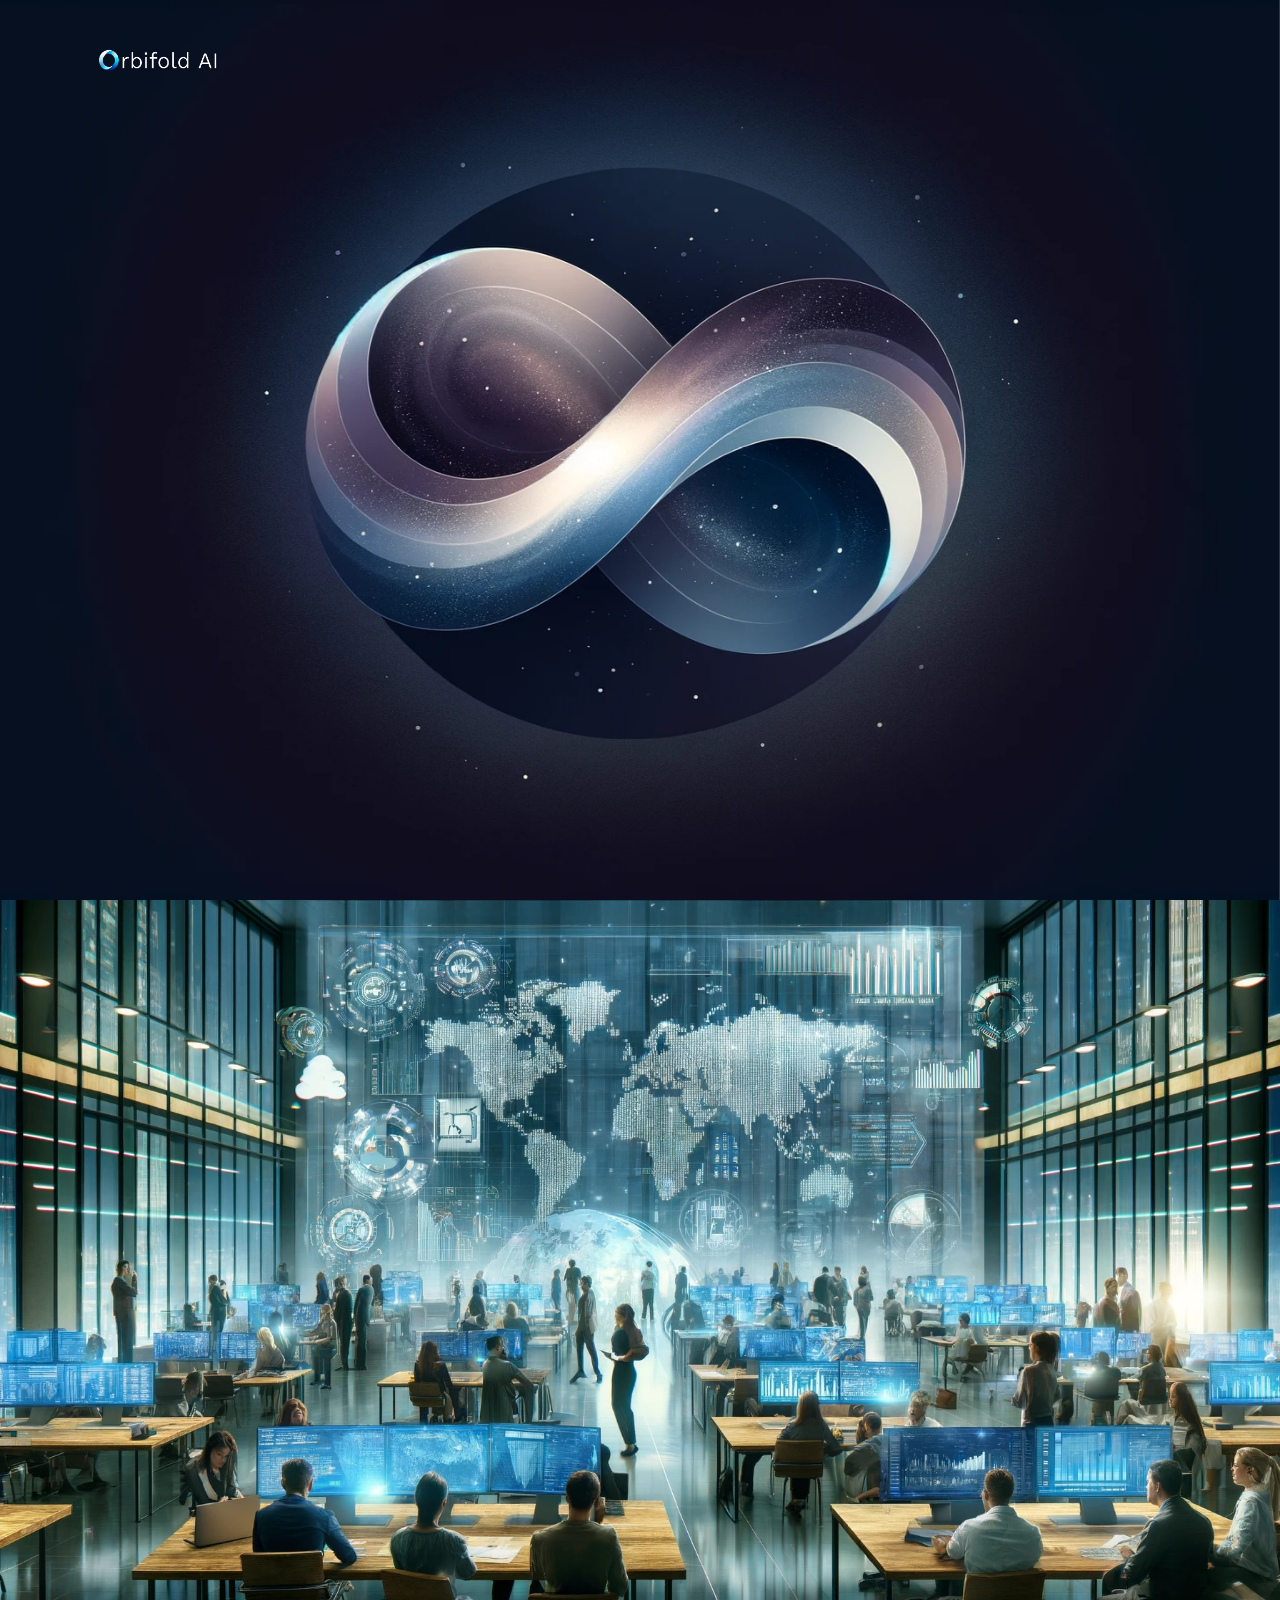
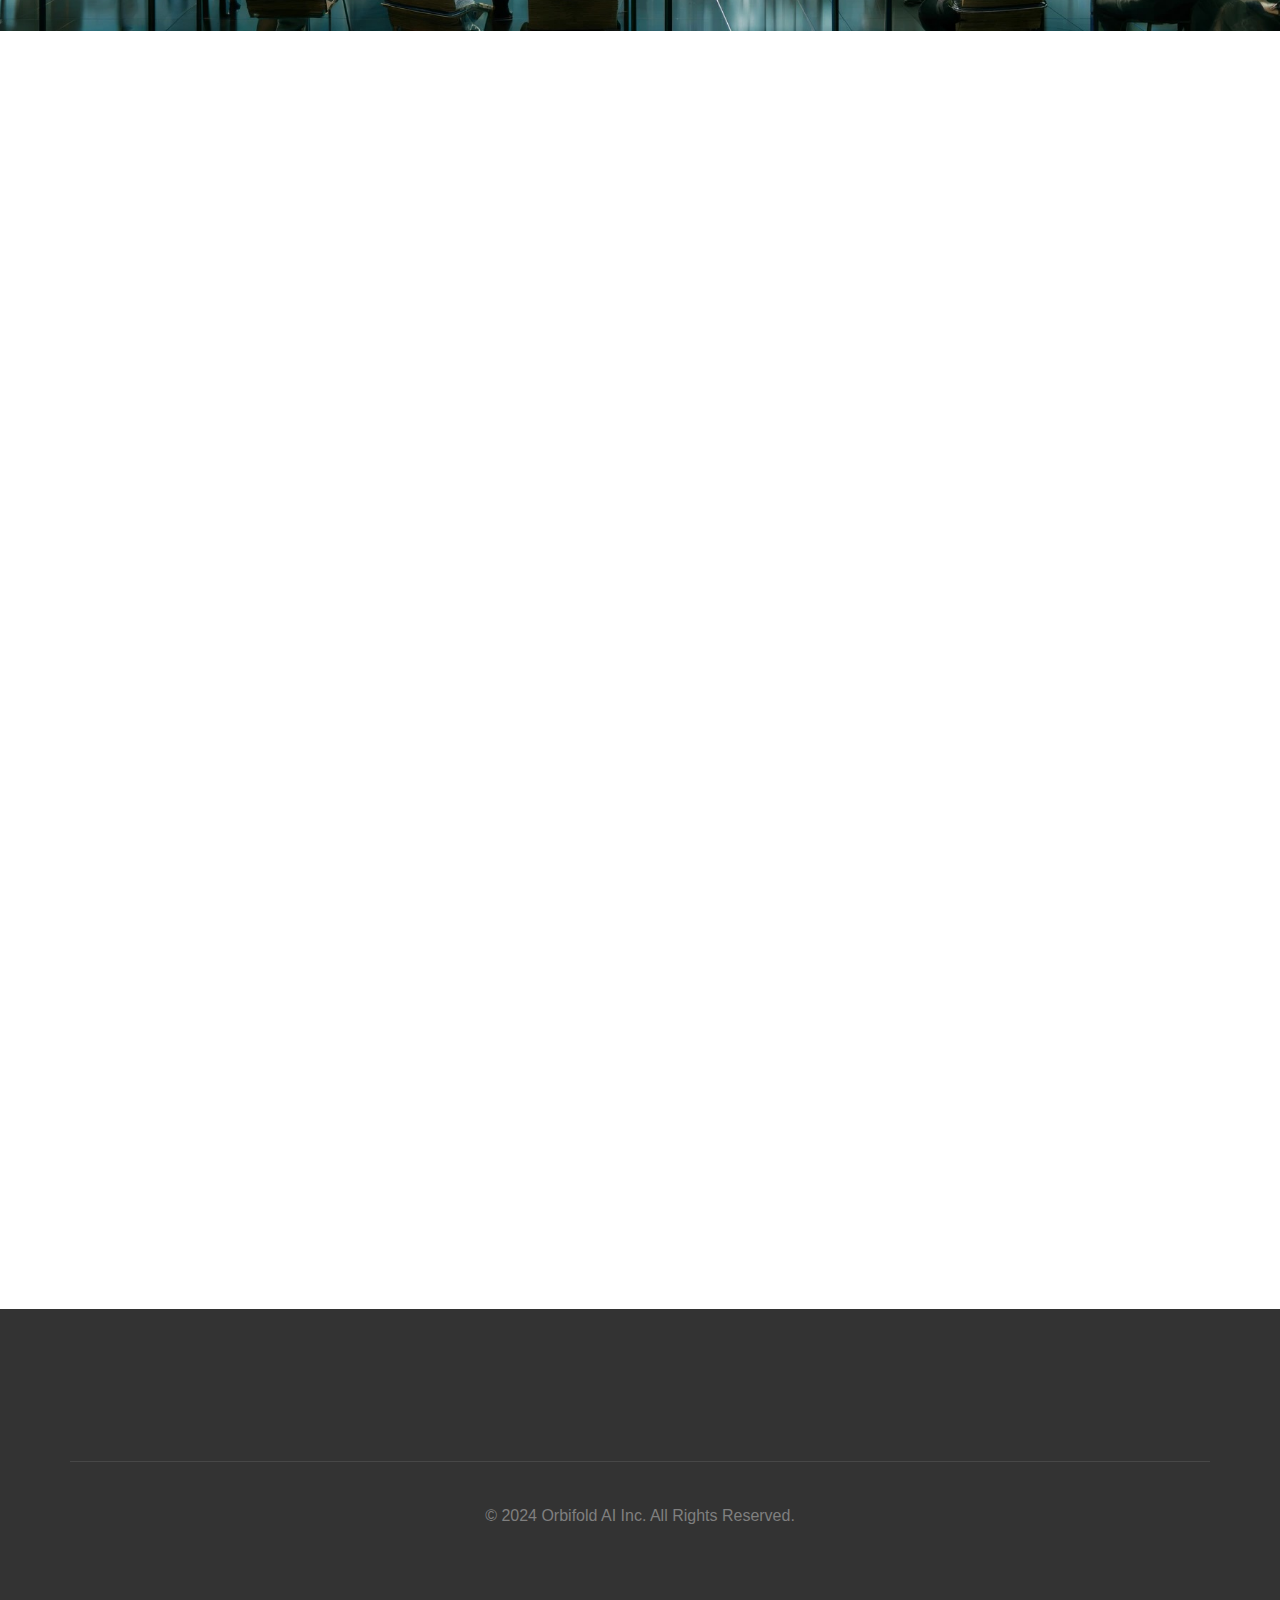
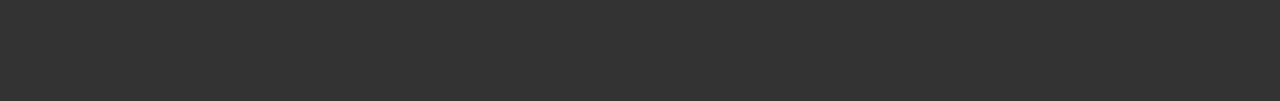
<file: index.html>
<!DOCTYPE html>
<!--[if lt IE 7]>      <html class="no-js lt-ie9 lt-ie8 lt-ie7"> <![endif]-->
<!--[if IE 7]>         <html class="no-js lt-ie9 lt-ie8"> <![endif]-->
<!--[if IE 8]>         <html class="no-js lt-ie9"> <![endif]-->
<!--[if gt IE 8]><!--> <html class="no-js"> <!--<![endif]-->
	<head>
		
	<!-- Google tag (gtag.js) -->
	<script async src="https://www.googletagmanager.com/gtag/js?id=G-1XVT6PLEH4"></script>
	<script>
  		window.dataLayer = window.dataLayer || [];
  		function gtag(){dataLayer.push(arguments);}
  		gtag('js', new Date());

  		gtag('config', 'G-1XVT6PLEH4');
	</script>
		
	<meta charset="utf-8">
	<meta http-equiv="X-UA-Compatible" content="IE=edge">
	<title>Orbifold AI Inc.</title>
	<meta name="viewport" content="width=device-width, initial-scale=1">
	<meta name="description" content="Orbifold AI" />
	<meta name="keywords" content="Orbifold, smart, market, analyzer, restaurant, recommendation" />
	<meta name="author" content="Orbifold AI" />

  	<!-- Facebook and Twitter integration -->
	<meta property="og:title" content=""/>
	<meta property="og:image" content=""/>
	<meta property="og:url" content=""/>
	<meta property="og:site_name" content=""/>
	<meta property="og:description" content=""/>
	<meta name="twitter:title" content="" />
	<meta name="twitter:image" content="" />
	<meta name="twitter:url" content="" />
	<meta name="twitter:card" content="" />

	<!-- Place favicon.ico and apple-touch-icon.png in the root directory -->
	<link rel="shortcut icon" href="favicon.ico">

	<!-- <link href='https://fonts.googleapis.com/css?family=Open+Sans:400,300,600,400italic,700' rel='stylesheet' type='text/css'> -->
	
	<!-- Animate.css -->
	<link rel="stylesheet" href="css/animate.css">
	<!-- Icomoon Icon Fonts-->
	<link rel="stylesheet" href="css/icomoon.css">
	<!-- Bootstrap  -->
	<link rel="stylesheet" href="css/bootstrap.css">
	<!-- Flexslider  -->
	<link rel="stylesheet" href="css/flexslider.css">
	<!-- Theme style  -->
	<link rel="stylesheet" href="css/style.css">

	<!-- Modernizr JS -->
	<script src="js/modernizr-2.6.2.min.js"></script>
	<!-- FOR IE9 below -->
	<!--[if lt IE 9]>
	<script src="js/respond.min.js"></script>
	<![endif]-->

	</head>
	<body>
	
	
	<div id="fh5co-page">
	<header id="fh5co-header" role="banner">
		<div class="container">
			<div class="header-inner">
				<div class="">
					<p style="display:inline-block;font-weight:bold;font-size:22px;color:white;">
						<img src="images/logo7.png" width="137px" height="37px">
						
					  </p>
				<!-- <img src="images/logo1.jpg" alt="Your Logo" width="25px" height="25px"/> -->
				<!-- <a href="#">Orbifold AI<span></span></a></h1> -->
			    </div>
				<nav role="navigation">
					<ul>
						<!-- <li><a href="products.html">Products</a></li> -->
						<!-- <li><a href="services.html">Services</a></li> -->
						<!-- <li><a href="pricing.html">Pricing</a></li> -->
						<!-- <li><a href="team.html">Team</a></li> -->
						<!-- <li><a href="index.html">Team</a></li> -->
						<!-- <li><a href="contact.html">Contact</a></li> -->
						<!-- <li class="cta"><a href="#">Get started</a></li> -->
					</ul>
				</nav>
			</div>
		</div>
	</header>
	

	<aside id="fh5co-hero" class="js-fullheight">
		<div class="flexslider js-fullheight">
			<ul class="slides">
		   	<li style="background-image: url(images/logo2.jpg);">
		   		<div class="overlay-gradient"></div>
		   		<div class="container">
		   			<div class="col-md-10 col-md-offset-1 text-center js-fullheight slider-text">
		   				<div class="slider-text-inner">
		   					<h2 color="white">Build Next Generation Data Curation as a Service</h2>
		   					<!-- <p><a href="#" class="btn btn-primary btn-lg">Get started</a></p> -->
		   				</div>
		   			</div>
		   		</div>
		   	</li>
		   	<!-- <li style="background-image: url(images/slide_3.jpg);">
		   		<div class="container">
		   			<div class="col-md-10 col-md-offset-1 text-center js-fullheight slider-text">
		   				<div class="slider-text-inner">
		   					<h2>Models are a cost, datasets are an investment</h2>
		   					<p><a href="#" class="btn btn-primary btn-lg">Get started</a></p>
		   				</div>
		   			</div>
		   		</div>
		   	</li>
		   	<li style="background-image: url(images/slide_1.jpg);">
		   		<div class="container">
		   			<div class="col-md-10 col-md-offset-1 text-center js-fullheight slider-text">
		   				<div class="slider-text-inner">
		   					<h2>Orbifold AI builds high-quality datasets for businesses, expertly distilled from both internal and external sources, providing a compliant and holistic representation of the domain</h2>
		   					<p><a href="#" class="btn btn-primary btn-lg">Get started</a></p>
		   				</div>
		   			</div>
		   		</div>
		   	</li> -->
		  	</ul>
	  	</div>
	</aside>

	
	<div class="fh5co-section-with-image">
		<img src="images/datasets.jpg" alt="" class="img-responsive">
		<div class="fh5co-box animate-box">
			<h2>Models are a cost, datasets are an investment</h2>
			<ul style="font-size: 24px;">
				<li style="color:black;"> Today’s best model will be overtaken within weeks or even days, you will train or fine-tune yours frequently.</li>
				<li style="color:black;"> Investing in high-quality datasets for purpose-specific LLM will yield significant returns for years.</li>    
				<li style="color:black;"> Orbifold AI builds high-quality datasets for businesses, expertly distilled from both internal and external sources, providing a compliant and holistic representation of the domain.</li>
			</ul>
			<!-- <p style="color:black;"><span style="font-size: 24px;">&bull;</span> Today’s best model will be overtaken within weeks or even days, you will train or fine-tune yours frequently</p> -->
			<!-- <p style="color:black;"><span style="font-size: 24px;">&bull;</span> Investing   in   high-quality   datasets   for   purpose-specific   LLM   will   <span>yield</span>    significant returns for years</p> -->
			<!-- <p style="color:black;"><span style="font-size: 24px;">&bull;</span> Orbifold AI builds high-quality datasets for businesses, expertly distilled from both internal and external sources, providing a <span>compliant</span> and <span>holistic</span> representation of the domain</p> -->
			<!-- <p><a href="#" class="btn btn-primary btn-outline with-arrow">Get started <i class="icon-arrow-right"></i></a></p> -->
		</div>
	        </li>
		
	</div>

	<div id="fh5co-why-us" class="animate-box">
		<div class="container">
			<div class="row">
				<div class="col-md-6 col-md-offset-3 text-center fh5co-heading">
					<h1>Our SOTA Solution</h1>
				</div>
				<div class="text-left item-block">
					<span class="image"><img width="1500" src="images/solution1.png"  class="img-responsive"></span>
					<ul style="font-size: 24px;">
						<li style="color:black;"> <b>Distillation:</b> We help clients reduce the overall size of their datasets without losing valuable information.</li>
						<li style="color:black;"> <b>Augmentation:</b> We help our clients identify and augment key data points from external data sources.</li>    
						<li style="color:black;"> <b>Multimodal Data Curation:</b> As the world becomes increasingly multimodal, we provide advanced video processing and multimodal data curation services to accelerate model training and inference.</li>
					</ul>
				</div>
			</div>
		</div>
	</div>

	<div class="fh5co-team animate-box">
		<div class="container">
				<div class="row">
					<div class="col-md-6 col-md-offset-3 text-center fh5co-heading">
						<h3> REQUEST A DEMO <br> <a href="mailto:demo@orbifold.ai"> demo@orbifold.ai </a></h3>
						<!-- <h3> CONTACT US <br> <a href="mailto:info@orbifold.ai"> info@orbifold.ai </a></h3> -->
						<!-- <p>Far far away, behind the word mountains, far from the countries Vokalia and Consonantia, there live the blind texts. </p> -->
					</div>
				</div>
		</div>
	</div>

<!--
	<div id="fh5co-testimonial" class="animate-box">
		<div class="container">
			<div class="row">
				<div class="col-md-6 col-md-offset-3 text-center fh5co-heading">
					<h2>Happy Clients</h2>
					<p>Our clients like us. </p>
				</div>
				<div class="col-md-4 text-center item-block">
					<blockquote>
						<p>&ldquo; Orbifold is simply the best. &rdquo;</p>
						<p><span class="fh5co-author"><cite>Jason Davidson</cite></span><i class="icon twitter-color icon-twitter pull-right"></i></p>

					</blockquote>
				</div>
				<div class="col-md-4 text-center item-block">
					<blockquote>
						<p>&ldquo; Orbifold took care of my financial life and I fired my financial advisor who did a much worse job. &rdquo;</p>
						<p><span class="fh5co-author"><cite>Kyle Smith</cite></span><i class="icon googleplus-color icon-google-plus pull-right"></i></p>
					</blockquote>
				</div>
				<div class="col-md-4 text-center item-block">
						
					<blockquote>
						<p>&ldquo; Orbifold Retaurant App seems to know exactly what I want to eat. I was never disappointed. &rdquo;</p>
						<p><span class="fh5co-author"><cite>Rick Cook</cite></span><i class="icon facebook-color icon-facebook pull-right"></i></p>
					</blockquote>
				</div>
			</div>
		</div>
	</div>
-->

<!--
	<div id="fh5co-grid-products" class="animate-box">
		<div class="container">
			<div class="row">
				<div class="col-md-6 col-md-offset-3 text-center fh5co-heading">
				    <a name="products"></a>
					<h2>Awesome Products</h2>
					<p>Hear some of our clients say about our services and products. </p>
				</div>
			</div>
		</div>

		
		<div class="col-1">
			<a href="#" class="item-grid one" style="background-image: url(images/image_4.jpg)">
				<div class="v-align">
					<div class="v-align-middle">
						<span class="icon"><img src="images/9.svg" alt="Free HTML5 Templates" class="img-responsive"></span>
						<h3 class="title">Smart Market Analyzer</h3>
						<h5 class="category">Web Application</h5>
					</div>
				</div>
			</a>
			<a href="#" class="item-grid three" style="background-image: url(images/image_3.jpg)">
				<div class="v-align">
					<div class="v-align-middle">
						<span class="icon"><img src="images/18.svg" alt="Free HTML5 Templates" class="img-responsive"></span>
						<h3 class="title">Digital Real Estate Agent</h3>
						<h5 class="category">Web Application</h5>
					</div>
				</div>
			</a>
		</div>
		<div class="col-2">
			<a href="#" class="item-grid two" style="background-image: url(images/image_2.jpg)">
				<div class="v-align">
					<div class="v-align-middle">
						<span class="icon"><img src="images/27.svg" alt="Free HTML5 Templates" class="img-responsive"></span>
						<h3 class="title">Restaurant For You</h3>
						<h5 class="category">Web Application</h5>
					</div>
				</div>
			</a>
			
		</div>
		
		
	</div>
-->


	
	<footer id="fh5co-footer" role="contentinfo">
		<div class="container">
			<!-- <div class="col-md-3 col-sm-12 col-sm-push-0 col-xs-12 col-xs-push-0">
			    <a name="about"></a>
				<h3>About Us</h3>
				<p>Orbifold AI Inc. is a technology-driven company providing human-quality data for your business. </p>
				 <p><a href="#" class="btn btn-primary btn-outline with-arrow btn-sm">Get started <i class="icon-arrow-right"></i></a></p> 
			</div>
			<div class="col-md-6 col-md-push-1 col-sm-12 col-sm-push-0 col-xs-12 col-xs-push-0">
			    <a name="services"></a>
				<h3>Our Services</h3>
				<ul class="float">
					<li><a href="#">Data Collection</a></li>
					<li><a href="#">Data Labeling</a></li>
					<li><a href="#">Data Procurement</a></li>
					<li><a href="#">Data Quantization</a></li>
				</ul>
				<ul class="float">
					<li><a href="#">Knowledge Distillation</a></li>
					<li><a href="#">Vertical Knowledge on the internet</a></li>
					<li><a href="#">In-house Data</a></li>
					<li><a href="#">Exchangable Data</a></li>
				</ul>
			</div>

			<div class="col-md-2 col-md-push-1 col-sm-12 col-sm-push-0 col-xs-12 col-xs-push-0">
				<h3>Follow Us</h3>
				<ul class="fh5co-social">
					<li><a href="#"><i class="icon-twitter"></i></a></li>
					<li><a href="#"><i class="icon-facebook"></i></a></li>
					<li><a href="#"><i class="icon-google-plus"></i></a></li>
					<li><a href="#"><i class="icon-instagram"></i></a></li>
				</ul>
			</div> -->
			
			
			<div class="col-md-12 fh5co-copyright text-center">
				<p>&copy; 2024 Orbifold AI Inc. All Rights Reserved. </p>
			</div>
			
		</div>
	</footer>
	</div>
	
	
	<!-- jQuery -->
	<script src="js/jquery.min.js"></script>
	<!-- jQuery Easing -->
	<script src="js/jquery.easing.1.3.js"></script>
	<!-- Bootstrap -->
	<script src="js/bootstrap.min.js"></script>
	<!-- Waypoints -->
	<script src="js/jquery.waypoints.min.js"></script>
	<!-- Flexslider -->
	<script src="js/jquery.flexslider-min.js"></script>

	<!-- MAIN JS -->
	<script src="js/main.js"></script>

	</body>
</html>
</file>
<file: css/icomoon.css>
@font-face {
    font-family: 'icomoon';
    src:    url('fonts/icomoon.eot?195opb');
    src:    url('fonts/icomoon.eot?195opb#iefix') format('embedded-opentype'),
        url('fonts/icomoon.ttf?195opb') format('truetype'),
        url('fonts/icomoon.woff?195opb') format('woff'),
        url('fonts/icomoon.svg?195opb#icomoon') format('svg');
    font-weight: normal;
    font-style: normal;
}

[class^="icon-"], [class*=" icon-"] {
    /* use !important to prevent issues with browser extensions that change fonts */
    font-family: 'icomoon' !important;
    speak: none;
    font-style: normal;
    font-weight: normal;
    font-variant: normal;
    text-transform: none;
    line-height: 1;

    /* Better Font Rendering =========== */
    -webkit-font-smoothing: antialiased;
    -moz-osx-font-smoothing: grayscale;
}

.icon-glass:before {
    content: "\f000";
}
.icon-music:before {
    content: "\f001";
}
.icon-search:before {
    content: "\f002";
}
.icon-envelope-o:before {
    content: "\f003";
}
.icon-heart:before {
    content: "\f004";
}
.icon-star:before {
    content: "\f005";
}
.icon-star-o:before {
    content: "\f006";
}
.icon-user:before {
    content: "\f007";
}
.icon-film:before {
    content: "\f008";
}
.icon-th-large:before {
    content: "\f009";
}
.icon-th:before {
    content: "\f00a";
}
.icon-th-list:before {
    content: "\f00b";
}
.icon-check:before {
    content: "\f00c";
}
.icon-close:before {
    content: "\f00d";
}
.icon-remove:before {
    content: "\f00d";
}
.icon-times:before {
    content: "\f00d";
}
.icon-search-plus:before {
    content: "\f00e";
}
.icon-search-minus:before {
    content: "\f010";
}
.icon-power-off:before {
    content: "\f011";
}
.icon-signal:before {
    content: "\f012";
}
.icon-cog:before {
    content: "\f013";
}
.icon-gear:before {
    content: "\f013";
}
.icon-trash-o:before {
    content: "\f014";
}
.icon-home:before {
    content: "\f015";
}
.icon-file-o:before {
    content: "\f016";
}
.icon-clock-o:before {
    content: "\f017";
}
.icon-road:before {
    content: "\f018";
}
.icon-download:before {
    content: "\f019";
}
.icon-arrow-circle-o-down:before {
    content: "\f01a";
}
.icon-arrow-circle-o-up:before {
    content: "\f01b";
}
.icon-inbox:before {
    content: "\f01c";
}
.icon-play-circle-o:before {
    content: "\f01d";
}
.icon-repeat:before {
    content: "\f01e";
}
.icon-rotate-right:before {
    content: "\f01e";
}
.icon-refresh:before {
    content: "\f021";
}
.icon-list-alt:before {
    content: "\f022";
}
.icon-lock:before {
    content: "\f023";
}
.icon-flag:before {
    content: "\f024";
}
.icon-headphones:before {
    content: "\f025";
}
.icon-volume-off:before {
    content: "\f026";
}
.icon-volume-down:before {
    content: "\f027";
}
.icon-volume-up:before {
    content: "\f028";
}
.icon-qrcode:before {
    content: "\f029";
}
.icon-barcode:before {
    content: "\f02a";
}
.icon-tag:before {
    content: "\f02b";
}
.icon-tags:before {
    content: "\f02c";
}
.icon-book:before {
    content: "\f02d";
}
.icon-bookmark:before {
    content: "\f02e";
}
.icon-print:before {
    content: "\f02f";
}
.icon-camera:before {
    content: "\f030";
}
.icon-font:before {
    content: "\f031";
}
.icon-bold:before {
    content: "\f032";
}
.icon-italic:before {
    content: "\f033";
}
.icon-text-height:before {
    content: "\f034";
}
.icon-text-width:before {
    content: "\f035";
}
.icon-align-left:before {
    content: "\f036";
}
.icon-align-center:before {
    content: "\f037";
}
.icon-align-right:before {
    content: "\f038";
}
.icon-align-justify:before {
    content: "\f039";
}
.icon-list:before {
    content: "\f03a";
}
.icon-dedent:before {
    content: "\f03b";
}
.icon-outdent:before {
    content: "\f03b";
}
.icon-indent:before {
    content: "\f03c";
}
.icon-video-camera:before {
    content: "\f03d";
}
.icon-image:before {
    content: "\f03e";
}
.icon-photo:before {
    content: "\f03e";
}
.icon-picture-o:before {
    content: "\f03e";
}
.icon-pencil:before {
    content: "\f040";
}
.icon-map-marker:before {
    content: "\f041";
}
.icon-adjust:before {
    content: "\f042";
}
.icon-tint:before {
    content: "\f043";
}
.icon-edit:before {
    content: "\f044";
}
.icon-pencil-square-o:before {
    content: "\f044";
}
.icon-share-square-o:before {
    content: "\f045";
}
.icon-check-square-o:before {
    content: "\f046";
}
.icon-arrows:before {
    content: "\f047";
}
.icon-step-backward:before {
    content: "\f048";
}
.icon-fast-backward:before {
    content: "\f049";
}
.icon-backward:before {
    content: "\f04a";
}
.icon-play:before {
    content: "\f04b";
}
.icon-pause:before {
    content: "\f04c";
}
.icon-stop:before {
    content: "\f04d";
}
.icon-forward:before {
    content: "\f04e";
}
.icon-fast-forward:before {
    content: "\f050";
}
.icon-step-forward:before {
    content: "\f051";
}
.icon-eject:before {
    content: "\f052";
}
.icon-chevron-left:before {
    content: "\f053";
}
.icon-chevron-right:before {
    content: "\f054";
}
.icon-plus-circle:before {
    content: "\f055";
}
.icon-minus-circle:before {
    content: "\f056";
}
.icon-times-circle:before {
    content: "\f057";
}
.icon-check-circle:before {
    content: "\f058";
}
.icon-question-circle:before {
    content: "\f059";
}
.icon-info-circle:before {
    content: "\f05a";
}
.icon-crosshairs:before {
    content: "\f05b";
}
.icon-times-circle-o:before {
    content: "\f05c";
}
.icon-check-circle-o:before {
    content: "\f05d";
}
.icon-ban:before {
    content: "\f05e";
}
.icon-arrow-left:before {
    content: "\f060";
}
.icon-arrow-right:before {
    content: "\f061";
}
.icon-arrow-up:before {
    content: "\f062";
}
.icon-arrow-down:before {
    content: "\f063";
}
.icon-mail-forward:before {
    content: "\f064";
}
.icon-share:before {
    content: "\f064";
}
.icon-expand:before {
    content: "\f065";
}
.icon-compress:before {
    content: "\f066";
}
.icon-plus:before {
    content: "\f067";
}
.icon-minus:before {
    content: "\f068";
}
.icon-asterisk:before {
    content: "\f069";
}
.icon-exclamation-circle:before {
    content: "\f06a";
}
.icon-gift:before {
    content: "\f06b";
}
.icon-leaf:before {
    content: "\f06c";
}
.icon-fire:before {
    content: "\f06d";
}
.icon-eye:before {
    content: "\f06e";
}
.icon-eye-slash:before {
    content: "\f070";
}
.icon-exclamation-triangle:before {
    content: "\f071";
}
.icon-warning:before {
    content: "\f071";
}
.icon-plane:before {
    content: "\f072";
}
.icon-calendar:before {
    content: "\f073";
}
.icon-random:before {
    content: "\f074";
}
.icon-comment:before {
    content: "\f075";
}
.icon-magnet:before {
    content: "\f076";
}
.icon-chevron-up:before {
    content: "\f077";
}
.icon-chevron-down:before {
    content: "\f078";
}
.icon-retweet:before {
    content: "\f079";
}
.icon-shopping-cart:before {
    content: "\f07a";
}
.icon-folder:before {
    content: "\f07b";
}
.icon-folder-open:before {
    content: "\f07c";
}
.icon-arrows-v:before {
    content: "\f07d";
}
.icon-arrows-h:before {
    content: "\f07e";
}
.icon-bar-chart:before {
    content: "\f080";
}
.icon-bar-chart-o:before {
    content: "\f080";
}
.icon-twitter-square:before {
    content: "\f081";
}
.icon-facebook-square:before {
    content: "\f082";
}
.icon-camera-retro:before {
    content: "\f083";
}
.icon-key:before {
    content: "\f084";
}
.icon-cogs:before {
    content: "\f085";
}
.icon-gears:before {
    content: "\f085";
}
.icon-comments:before {
    content: "\f086";
}
.icon-thumbs-o-up:before {
    content: "\f087";
}
.icon-thumbs-o-down:before {
    content: "\f088";
}
.icon-star-half:before {
    content: "\f089";
}
.icon-heart-o:before {
    content: "\f08a";
}
.icon-sign-out:before {
    content: "\f08b";
}
.icon-linkedin-square:before {
    content: "\f08c";
}
.icon-thumb-tack:before {
    content: "\f08d";
}
.icon-external-link:before {
    content: "\f08e";
}
.icon-sign-in:before {
    content: "\f090";
}
.icon-trophy:before {
    content: "\f091";
}
.icon-github-square:before {
    content: "\f092";
}
.icon-upload:before {
    content: "\f093";
}
.icon-lemon-o:before {
    content: "\f094";
}
.icon-phone:before {
    content: "\f095";
}
.icon-square-o:before {
    content: "\f096";
}
.icon-bookmark-o:before {
    content: "\f097";
}
.icon-phone-square:before {
    content: "\f098";
}
.icon-twitter:before {
    content: "\f099";
}
.icon-facebook:before {
    content: "\f09a";
}
.icon-facebook-f:before {
    content: "\f09a";
}
.icon-github:before {
    content: "\f09b";
}
.icon-unlock:before {
    content: "\f09c";
}
.icon-credit-card:before {
    content: "\f09d";
}
.icon-feed:before {
    content: "\f09e";
}
.icon-rss:before {
    content: "\f09e";
}
.icon-hdd-o:before {
    content: "\f0a0";
}
.icon-bullhorn:before {
    content: "\f0a1";
}
.icon-bell-o:before {
    content: "\f0a2";
}
.icon-certificate:before {
    content: "\f0a3";
}
.icon-hand-o-right:before {
    content: "\f0a4";
}
.icon-hand-o-left:before {
    content: "\f0a5";
}
.icon-hand-o-up:before {
    content: "\f0a6";
}
.icon-hand-o-down:before {
    content: "\f0a7";
}
.icon-arrow-circle-left:before {
    content: "\f0a8";
}
.icon-arrow-circle-right:before {
    content: "\f0a9";
}
.icon-arrow-circle-up:before {
    content: "\f0aa";
}
.icon-arrow-circle-down:before {
    content: "\f0ab";
}
.icon-globe:before {
    content: "\f0ac";
}
.icon-wrench:before {
    content: "\f0ad";
}
.icon-tasks:before {
    content: "\f0ae";
}
.icon-filter:before {
    content: "\f0b0";
}
.icon-briefcase:before {
    content: "\f0b1";
}
.icon-arrows-alt:before {
    content: "\f0b2";
}
.icon-group:before {
    content: "\f0c0";
}
.icon-users:before {
    content: "\f0c0";
}
.icon-chain:before {
    content: "\f0c1";
}
.icon-link:before {
    content: "\f0c1";
}
.icon-cloud:before {
    content: "\f0c2";
}
.icon-flask:before {
    content: "\f0c3";
}
.icon-cut:before {
    content: "\f0c4";
}
.icon-scissors:before {
    content: "\f0c4";
}
.icon-copy:before {
    content: "\f0c5";
}
.icon-files-o:before {
    content: "\f0c5";
}
.icon-paperclip:before {
    content: "\f0c6";
}
.icon-floppy-o:before {
    content: "\f0c7";
}
.icon-save:before {
    content: "\f0c7";
}
.icon-square:before {
    content: "\f0c8";
}
.icon-bars:before {
    content: "\f0c9";
}
.icon-navicon:before {
    content: "\f0c9";
}
.icon-reorder:before {
    content: "\f0c9";
}
.icon-list-ul:before {
    content: "\f0ca";
}
.icon-list-ol:before {
    content: "\f0cb";
}
.icon-strikethrough:before {
    content: "\f0cc";
}
.icon-underline:before {
    content: "\f0cd";
}
.icon-table:before {
    content: "\f0ce";
}
.icon-magic:before {
    content: "\f0d0";
}
.icon-truck:before {
    content: "\f0d1";
}
.icon-pinterest:before {
    content: "\f0d2";
}
.icon-pinterest-square:before {
    content: "\f0d3";
}
.icon-google-plus-square:before {
    content: "\f0d4";
}
.icon-google-plus:before {
    content: "\f0d5";
}
.icon-money:before {
    content: "\f0d6";
}
.icon-caret-down:before {
    content: "\f0d7";
}
.icon-caret-up:before {
    content: "\f0d8";
}
.icon-caret-left:before {
    content: "\f0d9";
}
.icon-caret-right:before {
    content: "\f0da";
}
.icon-columns:before {
    content: "\f0db";
}
.icon-sort:before {
    content: "\f0dc";
}
.icon-unsorted:before {
    content: "\f0dc";
}
.icon-sort-desc:before {
    content: "\f0dd";
}
.icon-sort-down:before {
    content: "\f0dd";
}
.icon-sort-asc:before {
    content: "\f0de";
}
.icon-sort-up:before {
    content: "\f0de";
}
.icon-envelope:before {
    content: "\f0e0";
}
.icon-linkedin:before {
    content: "\f0e1";
}
.icon-rotate-left:before {
    content: "\f0e2";
}
.icon-undo:before {
    content: "\f0e2";
}
.icon-gavel:before {
    content: "\f0e3";
}
.icon-legal:before {
    content: "\f0e3";
}
.icon-dashboard:before {
    content: "\f0e4";
}
.icon-tachometer:before {
    content: "\f0e4";
}
.icon-comment-o:before {
    content: "\f0e5";
}
.icon-comments-o:before {
    content: "\f0e6";
}
.icon-bolt:before {
    content: "\f0e7";
}
.icon-flash:before {
    content: "\f0e7";
}
.icon-sitemap:before {
    content: "\f0e8";
}
.icon-umbrella:before {
    content: "\f0e9";
}
.icon-clipboard:before {
    content: "\f0ea";
}
.icon-paste:before {
    content: "\f0ea";
}
.icon-lightbulb-o:before {
    content: "\f0eb";
}
.icon-exchange:before {
    content: "\f0ec";
}
.icon-cloud-download:before {
    content: "\f0ed";
}
.icon-cloud-upload:before {
    content: "\f0ee";
}
.icon-user-md:before {
    content: "\f0f0";
}
.icon-stethoscope:before {
    content: "\f0f1";
}
.icon-suitcase:before {
    content: "\f0f2";
}
.icon-bell:before {
    content: "\f0f3";
}
.icon-coffee:before {
    content: "\f0f4";
}
.icon-cutlery:before {
    content: "\f0f5";
}
.icon-file-text-o:before {
    content: "\f0f6";
}
.icon-building-o:before {
    content: "\f0f7";
}
.icon-hospital-o:before {
    content: "\f0f8";
}
.icon-ambulance:before {
    content: "\f0f9";
}
.icon-medkit:before {
    content: "\f0fa";
}
.icon-fighter-jet:before {
    content: "\f0fb";
}
.icon-beer:before {
    content: "\f0fc";
}
.icon-h-square:before {
    content: "\f0fd";
}
.icon-plus-square:before {
    content: "\f0fe";
}
.icon-angle-double-left:before {
    content: "\f100";
}
.icon-angle-double-right:before {
    content: "\f101";
}
.icon-angle-double-up:before {
    content: "\f102";
}
.icon-angle-double-down:before {
    content: "\f103";
}
.icon-angle-left:before {
    content: "\f104";
}
.icon-angle-right:before {
    content: "\f105";
}
.icon-angle-up:before {
    content: "\f106";
}
.icon-angle-down:before {
    content: "\f107";
}
.icon-desktop:before {
    content: "\f108";
}
.icon-laptop:before {
    content: "\f109";
}
.icon-tablet:before {
    content: "\f10a";
}
.icon-mobile:before {
    content: "\f10b";
}
.icon-mobile-phone:before {
    content: "\f10b";
}
.icon-circle-o:before {
    content: "\f10c";
}
.icon-quote-left:before {
    content: "\f10d";
}
.icon-quote-right:before {
    content: "\f10e";
}
.icon-spinner:before {
    content: "\f110";
}
.icon-circle:before {
    content: "\f111";
}
.icon-mail-reply:before {
    content: "\f112";
}
.icon-reply:before {
    content: "\f112";
}
.icon-github-alt:before {
    content: "\f113";
}
.icon-folder-o:before {
    content: "\f114";
}
.icon-folder-open-o:before {
    content: "\f115";
}
.icon-smile-o:before {
    content: "\f118";
}
.icon-frown-o:before {
    content: "\f119";
}
.icon-meh-o:before {
    content: "\f11a";
}
.icon-gamepad:before {
    content: "\f11b";
}
.icon-keyboard-o:before {
    content: "\f11c";
}
.icon-flag-o:before {
    content: "\f11d";
}
.icon-flag-checkered:before {
    content: "\f11e";
}
.icon-terminal:before {
    content: "\f120";
}
.icon-code:before {
    content: "\f121";
}
.icon-mail-reply-all:before {
    content: "\f122";
}
.icon-reply-all:before {
    content: "\f122";
}
.icon-star-half-empty:before {
    content: "\f123";
}
.icon-star-half-full:before {
    content: "\f123";
}
.icon-star-half-o:before {
    content: "\f123";
}
.icon-location-arrow:before {
    content: "\f124";
}
.icon-crop:before {
    content: "\f125";
}
.icon-code-fork:before {
    content: "\f126";
}
.icon-chain-broken:before {
    content: "\f127";
}
.icon-unlink:before {
    content: "\f127";
}
.icon-question:before {
    content: "\f128";
}
.icon-info:before {
    content: "\f129";
}
.icon-exclamation:before {
    content: "\f12a";
}
.icon-superscript:before {
    content: "\f12b";
}
.icon-subscript:before {
    content: "\f12c";
}
.icon-eraser:before {
    content: "\f12d";
}
.icon-puzzle-piece:before {
    content: "\f12e";
}
.icon-microphone:before {
    content: "\f130";
}
.icon-microphone-slash:before {
    content: "\f131";
}
.icon-shield:before {
    content: "\f132";
}
.icon-calendar-o:before {
    content: "\f133";
}
.icon-fire-extinguisher:before {
    content: "\f134";
}
.icon-rocket:before {
    content: "\f135";
}
.icon-maxcdn:before {
    content: "\f136";
}
.icon-chevron-circle-left:before {
    content: "\f137";
}
.icon-chevron-circle-right:before {
    content: "\f138";
}
.icon-chevron-circle-up:before {
    content: "\f139";
}
.icon-chevron-circle-down:before {
    content: "\f13a";
}
.icon-html5:before {
    content: "\f13b";
}
.icon-css3:before {
    content: "\f13c";
}
.icon-anchor:before {
    content: "\f13d";
}
.icon-unlock-alt:before {
    content: "\f13e";
}
.icon-bullseye:before {
    content: "\f140";
}
.icon-ellipsis-h:before {
    content: "\f141";
}
.icon-ellipsis-v:before {
    content: "\f142";
}
.icon-rss-square:before {
    content: "\f143";
}
.icon-play-circle:before {
    content: "\f144";
}
.icon-ticket:before {
    content: "\f145";
}
.icon-minus-square:before {
    content: "\f146";
}
.icon-minus-square-o:before {
    content: "\f147";
}
.icon-level-up:before {
    content: "\f148";
}
.icon-level-down:before {
    content: "\f149";
}
.icon-check-square:before {
    content: "\f14a";
}
.icon-pencil-square:before {
    content: "\f14b";
}
.icon-external-link-square:before {
    content: "\f14c";
}
.icon-share-square:before {
    content: "\f14d";
}
.icon-compass:before {
    content: "\f14e";
}
.icon-caret-square-o-down:before {
    content: "\f150";
}
.icon-toggle-down:before {
    content: "\f150";
}
.icon-caret-square-o-up:before {
    content: "\f151";
}
.icon-toggle-up:before {
    content: "\f151";
}
.icon-caret-square-o-right:before {
    content: "\f152";
}
.icon-toggle-right:before {
    content: "\f152";
}
.icon-eur:before {
    content: "\f153";
}
.icon-euro:before {
    content: "\f153";
}
.icon-gbp:before {
    content: "\f154";
}
.icon-dollar:before {
    content: "\f155";
}
.icon-usd:before {
    content: "\f155";
}
.icon-inr:before {
    content: "\f156";
}
.icon-rupee:before {
    content: "\f156";
}
.icon-cny:before {
    content: "\f157";
}
.icon-jpy:before {
    content: "\f157";
}
.icon-rmb:before {
    content: "\f157";
}
.icon-yen:before {
    content: "\f157";
}
.icon-rouble:before {
    content: "\f158";
}
.icon-rub:before {
    content: "\f158";
}
.icon-ruble:before {
    content: "\f158";
}
.icon-krw:before {
    content: "\f159";
}
.icon-won:before {
    content: "\f159";
}
.icon-bitcoin:before {
    content: "\f15a";
}
.icon-btc:before {
    content: "\f15a";
}
.icon-file:before {
    content: "\f15b";
}
.icon-file-text:before {
    content: "\f15c";
}
.icon-sort-alpha-asc:before {
    content: "\f15d";
}
.icon-sort-alpha-desc:before {
    content: "\f15e";
}
.icon-sort-amount-asc:before {
    content: "\f160";
}
.icon-sort-amount-desc:before {
    content: "\f161";
}
.icon-sort-numeric-asc:before {
    content: "\f162";
}
.icon-sort-numeric-desc:before {
    content: "\f163";
}
.icon-thumbs-up:before {
    content: "\f164";
}
.icon-thumbs-down:before {
    content: "\f165";
}
.icon-youtube-square:before {
    content: "\f166";
}
.icon-youtube:before {
    content: "\f167";
}
.icon-xing:before {
    content: "\f168";
}
.icon-xing-square:before {
    content: "\f169";
}
.icon-youtube-play:before {
    content: "\f16a";
}
.icon-dropbox:before {
    content: "\f16b";
}
.icon-stack-overflow:before {
    content: "\f16c";
}
.icon-instagram:before {
    content: "\f16d";
}
.icon-flickr:before {
    content: "\f16e";
}
.icon-adn:before {
    content: "\f170";
}
.icon-bitbucket:before {
    content: "\f171";
}
.icon-bitbucket-square:before {
    content: "\f172";
}
.icon-tumblr:before {
    content: "\f173";
}
.icon-tumblr-square:before {
    content: "\f174";
}
.icon-long-arrow-down:before {
    content: "\f175";
}
.icon-long-arrow-up:before {
    content: "\f176";
}
.icon-long-arrow-left:before {
    content: "\f177";
}
.icon-long-arrow-right:before {
    content: "\f178";
}
.icon-apple:before {
    content: "\f179";
}
.icon-windows:before {
    content: "\f17a";
}
.icon-android:before {
    content: "\f17b";
}
.icon-linux:before {
    content: "\f17c";
}
.icon-dribbble:before {
    content: "\f17d";
}
.icon-skype:before {
    content: "\f17e";
}
.icon-foursquare:before {
    content: "\f180";
}
.icon-trello:before {
    content: "\f181";
}
.icon-female:before {
    content: "\f182";
}
.icon-male:before {
    content: "\f183";
}
.icon-gittip:before {
    content: "\f184";
}
.icon-gratipay:before {
    content: "\f184";
}
.icon-sun-o:before {
    content: "\f185";
}
.icon-moon-o:before {
    content: "\f186";
}
.icon-archive:before {
    content: "\f187";
}
.icon-bug:before {
    content: "\f188";
}
.icon-vk:before {
    content: "\f189";
}
.icon-weibo:before {
    content: "\f18a";
}
.icon-renren:before {
    content: "\f18b";
}
.icon-pagelines:before {
    content: "\f18c";
}
.icon-stack-exchange:before {
    content: "\f18d";
}
.icon-arrow-circle-o-right:before {
    content: "\f18e";
}
.icon-arrow-circle-o-left:before {
    content: "\f190";
}
.icon-caret-square-o-left:before {
    content: "\f191";
}
.icon-toggle-left:before {
    content: "\f191";
}
.icon-dot-circle-o:before {
    content: "\f192";
}
.icon-wheelchair:before {
    content: "\f193";
}
.icon-vimeo-square:before {
    content: "\f194";
}
.icon-try:before {
    content: "\f195";
}
.icon-turkish-lira:before {
    content: "\f195";
}
.icon-plus-square-o:before {
    content: "\f196";
}
.icon-space-shuttle:before {
    content: "\f197";
}
.icon-slack:before {
    content: "\f198";
}
.icon-envelope-square:before {
    content: "\f199";
}
.icon-wordpress:before {
    content: "\f19a";
}
.icon-openid:before {
    content: "\f19b";
}
.icon-bank:before {
    content: "\f19c";
}
.icon-institution:before {
    content: "\f19c";
}
.icon-university:before {
    content: "\f19c";
}
.icon-graduation-cap:before {
    content: "\f19d";
}
.icon-mortar-board:before {
    content: "\f19d";
}
.icon-yahoo:before {
    content: "\f19e";
}
.icon-google:before {
    content: "\f1a0";
}
.icon-reddit:before {
    content: "\f1a1";
}
.icon-reddit-square:before {
    content: "\f1a2";
}
.icon-stumbleupon-circle:before {
    content: "\f1a3";
}
.icon-stumbleupon:before {
    content: "\f1a4";
}
.icon-delicious:before {
    content: "\f1a5";
}
.icon-digg:before {
    content: "\f1a6";
}
.icon-pied-piper-pp:before {
    content: "\f1a7";
}
.icon-pied-piper-alt:before {
    content: "\f1a8";
}
.icon-drupal:before {
    content: "\f1a9";
}
.icon-joomla:before {
    content: "\f1aa";
}
.icon-language:before {
    content: "\f1ab";
}
.icon-fax:before {
    content: "\f1ac";
}
.icon-building:before {
    content: "\f1ad";
}
.icon-child:before {
    content: "\f1ae";
}
.icon-paw:before {
    content: "\f1b0";
}
.icon-spoon:before {
    content: "\f1b1";
}
.icon-cube:before {
    content: "\f1b2";
}
.icon-cubes:before {
    content: "\f1b3";
}
.icon-behance:before {
    content: "\f1b4";
}
.icon-behance-square:before {
    content: "\f1b5";
}
.icon-steam:before {
    content: "\f1b6";
}
.icon-steam-square:before {
    content: "\f1b7";
}
.icon-recycle:before {
    content: "\f1b8";
}
.icon-automobile:before {
    content: "\f1b9";
}
.icon-car:before {
    content: "\f1b9";
}
.icon-cab:before {
    content: "\f1ba";
}
.icon-taxi:before {
    content: "\f1ba";
}
.icon-tree:before {
    content: "\f1bb";
}
.icon-spotify:before {
    content: "\f1bc";
}
.icon-deviantart:before {
    content: "\f1bd";
}
.icon-soundcloud:before {
    content: "\f1be";
}
.icon-database:before {
    content: "\f1c0";
}
.icon-file-pdf-o:before {
    content: "\f1c1";
}
.icon-file-word-o:before {
    content: "\f1c2";
}
.icon-file-excel-o:before {
    content: "\f1c3";
}
.icon-file-powerpoint-o:before {
    content: "\f1c4";
}
.icon-file-image-o:before {
    content: "\f1c5";
}
.icon-file-photo-o:before {
    content: "\f1c5";
}
.icon-file-picture-o:before {
    content: "\f1c5";
}
.icon-file-archive-o:before {
    content: "\f1c6";
}
.icon-file-zip-o:before {
    content: "\f1c6";
}
.icon-file-audio-o:before {
    content: "\f1c7";
}
.icon-file-sound-o:before {
    content: "\f1c7";
}
.icon-file-movie-o:before {
    content: "\f1c8";
}
.icon-file-video-o:before {
    content: "\f1c8";
}
.icon-file-code-o:before {
    content: "\f1c9";
}
.icon-vine:before {
    content: "\f1ca";
}
.icon-codepen:before {
    content: "\f1cb";
}
.icon-jsfiddle:before {
    content: "\f1cc";
}
.icon-life-bouy:before {
    content: "\f1cd";
}
.icon-life-buoy:before {
    content: "\f1cd";
}
.icon-life-ring:before {
    content: "\f1cd";
}
.icon-life-saver:before {
    content: "\f1cd";
}
.icon-support:before {
    content: "\f1cd";
}
.icon-circle-o-notch:before {
    content: "\f1ce";
}
.icon-ra:before {
    content: "\f1d0";
}
.icon-rebel:before {
    content: "\f1d0";
}
.icon-resistance:before {
    content: "\f1d0";
}
.icon-empire:before {
    content: "\f1d1";
}
.icon-ge:before {
    content: "\f1d1";
}
.icon-git-square:before {
    content: "\f1d2";
}
.icon-git:before {
    content: "\f1d3";
}
.icon-hacker-news:before {
    content: "\f1d4";
}
.icon-y-combinator-square:before {
    content: "\f1d4";
}
.icon-yc-square:before {
    content: "\f1d4";
}
.icon-tencent-weibo:before {
    content: "\f1d5";
}
.icon-qq:before {
    content: "\f1d6";
}
.icon-wechat:before {
    content: "\f1d7";
}
.icon-weixin:before {
    content: "\f1d7";
}
.icon-paper-plane:before {
    content: "\f1d8";
}
.icon-send:before {
    content: "\f1d8";
}
.icon-paper-plane-o:before {
    content: "\f1d9";
}
.icon-send-o:before {
    content: "\f1d9";
}
.icon-history:before {
    content: "\f1da";
}
.icon-circle-thin:before {
    content: "\f1db";
}
.icon-header:before {
    content: "\f1dc";
}
.icon-paragraph:before {
    content: "\f1dd";
}
.icon-sliders:before {
    content: "\f1de";
}
.icon-share-alt:before {
    content: "\f1e0";
}
.icon-share-alt-square:before {
    content: "\f1e1";
}
.icon-bomb:before {
    content: "\f1e2";
}
.icon-futbol-o:before {
    content: "\f1e3";
}
.icon-soccer-ball-o:before {
    content: "\f1e3";
}
.icon-tty:before {
    content: "\f1e4";
}
.icon-binoculars:before {
    content: "\f1e5";
}
.icon-plug:before {
    content: "\f1e6";
}
.icon-slideshare:before {
    content: "\f1e7";
}
.icon-twitch:before {
    content: "\f1e8";
}
.icon-yelp:before {
    content: "\f1e9";
}
.icon-newspaper-o:before {
    content: "\f1ea";
}
.icon-wifi:before {
    content: "\f1eb";
}
.icon-calculator:before {
    content: "\f1ec";
}
.icon-paypal:before {
    content: "\f1ed";
}
.icon-google-wallet:before {
    content: "\f1ee";
}
.icon-cc-visa:before {
    content: "\f1f0";
}
.icon-cc-mastercard:before {
    content: "\f1f1";
}
.icon-cc-discover:before {
    content: "\f1f2";
}
.icon-cc-amex:before {
    content: "\f1f3";
}
.icon-cc-paypal:before {
    content: "\f1f4";
}
.icon-cc-stripe:before {
    content: "\f1f5";
}
.icon-bell-slash:before {
    content: "\f1f6";
}
.icon-bell-slash-o:before {
    content: "\f1f7";
}
.icon-trash:before {
    content: "\f1f8";
}
.icon-copyright:before {
    content: "\f1f9";
}
.icon-at:before {
    content: "\f1fa";
}
.icon-eyedropper:before {
    content: "\f1fb";
}
.icon-paint-brush:before {
    content: "\f1fc";
}
.icon-birthday-cake:before {
    content: "\f1fd";
}
.icon-area-chart:before {
    content: "\f1fe";
}
.icon-pie-chart:before {
    content: "\f200";
}
.icon-line-chart:before {
    content: "\f201";
}
.icon-lastfm:before {
    content: "\f202";
}
.icon-lastfm-square:before {
    content: "\f203";
}
.icon-toggle-off:before {
    content: "\f204";
}
.icon-toggle-on:before {
    content: "\f205";
}
.icon-bicycle:before {
    content: "\f206";
}
.icon-bus:before {
    content: "\f207";
}
.icon-ioxhost:before {
    content: "\f208";
}
.icon-angellist:before {
    content: "\f209";
}
.icon-cc:before {
    content: "\f20a";
}
.icon-ils:before {
    content: "\f20b";
}
.icon-shekel:before {
    content: "\f20b";
}
.icon-sheqel:before {
    content: "\f20b";
}
.icon-meanpath:before {
    content: "\f20c";
}
.icon-buysellads:before {
    content: "\f20d";
}
.icon-connectdevelop:before {
    content: "\f20e";
}
.icon-dashcube:before {
    content: "\f210";
}
.icon-forumbee:before {
    content: "\f211";
}
.icon-leanpub:before {
    content: "\f212";
}
.icon-sellsy:before {
    content: "\f213";
}
.icon-shirtsinbulk:before {
    content: "\f214";
}
.icon-simplybuilt:before {
    content: "\f215";
}
.icon-skyatlas:before {
    content: "\f216";
}
.icon-cart-plus:before {
    content: "\f217";
}
.icon-cart-arrow-down:before {
    content: "\f218";
}
.icon-diamond:before {
    content: "\f219";
}
.icon-ship:before {
    content: "\f21a";
}
.icon-user-secret:before {
    content: "\f21b";
}
.icon-motorcycle:before {
    content: "\f21c";
}
.icon-street-view:before {
    content: "\f21d";
}
.icon-heartbeat:before {
    content: "\f21e";
}
.icon-venus:before {
    content: "\f221";
}
.icon-mars:before {
    content: "\f222";
}
.icon-mercury:before {
    content: "\f223";
}
.icon-intersex:before {
    content: "\f224";
}
.icon-transgender:before {
    content: "\f224";
}
.icon-transgender-alt:before {
    content: "\f225";
}
.icon-venus-double:before {
    content: "\f226";
}
.icon-mars-double:before {
    content: "\f227";
}
.icon-venus-mars:before {
    content: "\f228";
}
.icon-mars-stroke:before {
    content: "\f229";
}
.icon-mars-stroke-v:before {
    content: "\f22a";
}
.icon-mars-stroke-h:before {
    content: "\f22b";
}
.icon-neuter:before {
    content: "\f22c";
}
.icon-genderless:before {
    content: "\f22d";
}
.icon-facebook-official:before {
    content: "\f230";
}
.icon-pinterest-p:before {
    content: "\f231";
}
.icon-whatsapp:before {
    content: "\f232";
}
.icon-server:before {
    content: "\f233";
}
.icon-user-plus:before {
    content: "\f234";
}
.icon-user-times:before {
    content: "\f235";
}
.icon-bed:before {
    content: "\f236";
}
.icon-hotel:before {
    content: "\f236";
}
.icon-viacoin:before {
    content: "\f237";
}
.icon-train:before {
    content: "\f238";
}
.icon-subway:before {
    content: "\f239";
}
.icon-medium:before {
    content: "\f23a";
}
.icon-y-combinator:before {
    content: "\f23b";
}
.icon-yc:before {
    content: "\f23b";
}
.icon-optin-monster:before {
    content: "\f23c";
}
.icon-opencart:before {
    content: "\f23d";
}
.icon-expeditedssl:before {
    content: "\f23e";
}
.icon-battery-4:before {
    content: "\f240";
}
.icon-battery-full:before {
    content: "\f240";
}
.icon-battery-3:before {
    content: "\f241";
}
.icon-battery-three-quarters:before {
    content: "\f241";
}
.icon-battery-2:before {
    content: "\f242";
}
.icon-battery-half:before {
    content: "\f242";
}
.icon-battery-1:before {
    content: "\f243";
}
.icon-battery-quarter:before {
    content: "\f243";
}
.icon-battery-0:before {
    content: "\f244";
}
.icon-battery-empty:before {
    content: "\f244";
}
.icon-mouse-pointer:before {
    content: "\f245";
}
.icon-i-cursor:before {
    content: "\f246";
}
.icon-object-group:before {
    content: "\f247";
}
.icon-object-ungroup:before {
    content: "\f248";
}
.icon-sticky-note:before {
    content: "\f249";
}
.icon-sticky-note-o:before {
    content: "\f24a";
}
.icon-cc-jcb:before {
    content: "\f24b";
}
.icon-cc-diners-club:before {
    content: "\f24c";
}
.icon-clone:before {
    content: "\f24d";
}
.icon-balance-scale:before {
    content: "\f24e";
}
.icon-hourglass-o:before {
    content: "\f250";
}
.icon-hourglass-1:before {
    content: "\f251";
}
.icon-hourglass-start:before {
    content: "\f251";
}
.icon-hourglass-2:before {
    content: "\f252";
}
.icon-hourglass-half:before {
    content: "\f252";
}
.icon-hourglass-3:before {
    content: "\f253";
}
.icon-hourglass-end:before {
    content: "\f253";
}
.icon-hourglass:before {
    content: "\f254";
}
.icon-hand-grab-o:before {
    content: "\f255";
}
.icon-hand-rock-o:before {
    content: "\f255";
}
.icon-hand-paper-o:before {
    content: "\f256";
}
.icon-hand-stop-o:before {
    content: "\f256";
}
.icon-hand-scissors-o:before {
    content: "\f257";
}
.icon-hand-lizard-o:before {
    content: "\f258";
}
.icon-hand-spock-o:before {
    content: "\f259";
}
.icon-hand-pointer-o:before {
    content: "\f25a";
}
.icon-hand-peace-o:before {
    content: "\f25b";
}
.icon-trademark:before {
    content: "\f25c";
}
.icon-registered:before {
    content: "\f25d";
}
.icon-creative-commons:before {
    content: "\f25e";
}
.icon-gg:before {
    content: "\f260";
}
.icon-gg-circle:before {
    content: "\f261";
}
.icon-tripadvisor:before {
    content: "\f262";
}
.icon-odnoklassniki:before {
    content: "\f263";
}
.icon-odnoklassniki-square:before {
    content: "\f264";
}
.icon-get-pocket:before {
    content: "\f265";
}
.icon-wikipedia-w:before {
    content: "\f266";
}
.icon-safari:before {
    content: "\f267";
}
.icon-chrome:before {
    content: "\f268";
}
.icon-firefox:before {
    content: "\f269";
}
.icon-opera:before {
    content: "\f26a";
}
.icon-internet-explorer:before {
    content: "\f26b";
}
.icon-television:before {
    content: "\f26c";
}
.icon-tv:before {
    content: "\f26c";
}
.icon-contao:before {
    content: "\f26d";
}
.icon-500px:before {
    content: "\f26e";
}
.icon-amazon:before {
    content: "\f270";
}
.icon-calendar-plus-o:before {
    content: "\f271";
}
.icon-calendar-minus-o:before {
    content: "\f272";
}
.icon-calendar-times-o:before {
    content: "\f273";
}
.icon-calendar-check-o:before {
    content: "\f274";
}
.icon-industry:before {
    content: "\f275";
}
.icon-map-pin:before {
    content: "\f276";
}
.icon-map-signs:before {
    content: "\f277";
}
.icon-map-o:before {
    content: "\f278";
}
.icon-map:before {
    content: "\f279";
}
.icon-commenting:before {
    content: "\f27a";
}
.icon-commenting-o:before {
    content: "\f27b";
}
.icon-houzz:before {
    content: "\f27c";
}
.icon-vimeo:before {
    content: "\f27d";
}
.icon-black-tie:before {
    content: "\f27e";
}
.icon-fonticons:before {
    content: "\f280";
}
.icon-reddit-alien:before {
    content: "\f281";
}
.icon-edge:before {
    content: "\f282";
}
.icon-credit-card-alt:before {
    content: "\f283";
}
.icon-codiepie:before {
    content: "\f284";
}
.icon-modx:before {
    content: "\f285";
}
.icon-fort-awesome:before {
    content: "\f286";
}
.icon-usb:before {
    content: "\f287";
}
.icon-product-hunt:before {
    content: "\f288";
}
.icon-mixcloud:before {
    content: "\f289";
}
.icon-scribd:before {
    content: "\f28a";
}
.icon-pause-circle:before {
    content: "\f28b";
}
.icon-pause-circle-o:before {
    content: "\f28c";
}
.icon-stop-circle:before {
    content: "\f28d";
}
.icon-stop-circle-o:before {
    content: "\f28e";
}
.icon-shopping-bag:before {
    content: "\f290";
}
.icon-shopping-basket:before {
    content: "\f291";
}
.icon-hashtag:before {
    content: "\f292";
}
.icon-bluetooth:before {
    content: "\f293";
}
.icon-bluetooth-b:before {
    content: "\f294";
}
.icon-percent:before {
    content: "\f295";
}
.icon-gitlab:before {
    content: "\f296";
}
.icon-wpbeginner:before {
    content: "\f297";
}
.icon-wpforms:before {
    content: "\f298";
}
.icon-envira:before {
    content: "\f299";
}
.icon-universal-access:before {
    content: "\f29a";
}
.icon-wheelchair-alt:before {
    content: "\f29b";
}
.icon-question-circle-o:before {
    content: "\f29c";
}
.icon-blind:before {
    content: "\f29d";
}
.icon-audio-description:before {
    content: "\f29e";
}
.icon-volume-control-phone:before {
    content: "\f2a0";
}
.icon-braille:before {
    content: "\f2a1";
}
.icon-assistive-listening-systems:before {
    content: "\f2a2";
}
.icon-american-sign-language-interpreting:before {
    content: "\f2a3";
}
.icon-asl-interpreting:before {
    content: "\f2a3";
}
.icon-deaf:before {
    content: "\f2a4";
}
.icon-deafness:before {
    content: "\f2a4";
}
.icon-hard-of-hearing:before {
    content: "\f2a4";
}
.icon-glide:before {
    content: "\f2a5";
}
.icon-glide-g:before {
    content: "\f2a6";
}
.icon-sign-language:before {
    content: "\f2a7";
}
.icon-signing:before {
    content: "\f2a7";
}
.icon-low-vision:before {
    content: "\f2a8";
}
.icon-viadeo:before {
    content: "\f2a9";
}
.icon-viadeo-square:before {
    content: "\f2aa";
}
.icon-snapchat:before {
    content: "\f2ab";
}
.icon-snapchat-ghost:before {
    content: "\f2ac";
}
.icon-snapchat-square:before {
    content: "\f2ad";
}
.icon-pied-piper:before {
    content: "\f2ae";
}
.icon-first-order:before {
    content: "\f2b0";
}
.icon-yoast:before {
    content: "\f2b1";
}
.icon-themeisle:before {
    content: "\f2b2";
}
.icon-google-plus-circle:before {
    content: "\f2b3";
}
.icon-google-plus-official:before {
    content: "\f2b3";
}
.icon-fa:before {
    content: "\f2b4";
}
.icon-font-awesome:before {
    content: "\f2b4";
}
.icon-mobile2:before {
    content: "\e000";
}
.icon-laptop2:before {
    content: "\e001";
}
.icon-desktop2:before {
    content: "\e002";
}
.icon-tablet2:before {
    content: "\e003";
}
.icon-phone2:before {
    content: "\e004";
}
.icon-document:before {
    content: "\e005";
}
.icon-documents:before {
    content: "\e006";
}
.icon-search2:before {
    content: "\e007";
}
.icon-clipboard2:before {
    content: "\e008";
}
.icon-newspaper:before {
    content: "\e009";
}
.icon-notebook:before {
    content: "\e00a";
}
.icon-book-open:before {
    content: "\e00b";
}
.icon-browser:before {
    content: "\e00c";
}
.icon-calendar2:before {
    content: "\e00d";
}
.icon-presentation:before {
    content: "\e00e";
}
.icon-picture:before {
    content: "\e00f";
}
.icon-pictures:before {
    content: "\e010";
}
.icon-video:before {
    content: "\e011";
}
.icon-camera2:before {
    content: "\e012";
}
.icon-printer:before {
    content: "\e013";
}
.icon-toolbox:before {
    content: "\e014";
}
.icon-briefcase2:before {
    content: "\e015";
}
.icon-wallet:before {
    content: "\e016";
}
.icon-gift2:before {
    content: "\e017";
}
.icon-bargraph:before {
    content: "\e018";
}
.icon-grid:before {
    content: "\e019";
}
.icon-expand2:before {
    content: "\e01a";
}
.icon-focus:before {
    content: "\e01b";
}
.icon-edit2:before {
    content: "\e01c";
}
.icon-adjustments:before {
    content: "\e01d";
}
.icon-ribbon:before {
    content: "\e01e";
}
.icon-hourglass2:before {
    content: "\e01f";
}
.icon-lock2:before {
    content: "\e020";
}
.icon-megaphone:before {
    content: "\e021";
}
.icon-shield2:before {
    content: "\e022";
}
.icon-trophy2:before {
    content: "\e023";
}
.icon-flag2:before {
    content: "\e024";
}
.icon-map2:before {
    content: "\e025";
}
.icon-puzzle:before {
    content: "\e026";
}
.icon-basket:before {
    content: "\e027";
}
.icon-envelope2:before {
    content: "\e028";
}
.icon-streetsign:before {
    content: "\e029";
}
.icon-telescope:before {
    content: "\e02a";
}
.icon-gears2:before {
    content: "\e02b";
}
.icon-key2:before {
    content: "\e02c";
}
.icon-paperclip2:before {
    content: "\e02d";
}
.icon-attachment:before {
    content: "\e02e";
}
.icon-pricetags:before {
    content: "\e02f";
}
.icon-lightbulb:before {
    content: "\e030";
}
.icon-layers:before {
    content: "\e031";
}
.icon-pencil2:before {
    content: "\e032";
}
.icon-tools:before {
    content: "\e033";
}
.icon-tools-2:before {
    content: "\e034";
}
.icon-scissors2:before {
    content: "\e035";
}
.icon-paintbrush:before {
    content: "\e036";
}
.icon-magnifying-glass:before {
    content: "\e037";
}
.icon-circle-compass:before {
    content: "\e038";
}
.icon-linegraph:before {
    content: "\e039";
}
.icon-mic:before {
    content: "\e03a";
}
.icon-strategy:before {
    content: "\e03b";
}
.icon-beaker:before {
    content: "\e03c";
}
.icon-caution:before {
    content: "\e03d";
}
.icon-recycle2:before {
    content: "\e03e";
}
.icon-anchor2:before {
    content: "\e03f";
}
.icon-profile-male:before {
    content: "\e040";
}
.icon-profile-female:before {
    content: "\e041";
}
.icon-bike:before {
    content: "\e042";
}
.icon-wine:before {
    content: "\e043";
}
.icon-hotairballoon:before {
    content: "\e044";
}
.icon-globe2:before {
    content: "\e045";
}
.icon-genius:before {
    content: "\e046";
}
.icon-map-pin2:before {
    content: "\e047";
}
.icon-dial:before {
    content: "\e048";
}
.icon-chat:before {
    content: "\e049";
}
.icon-heart2:before {
    content: "\e04a";
}
.icon-cloud2:before {
    content: "\e04b";
}
.icon-upload2:before {
    content: "\e04c";
}
.icon-download2:before {
    content: "\e04d";
}
.icon-target:before {
    content: "\e04e";
}
.icon-hazardous:before {
    content: "\e04f";
}
.icon-piechart:before {
    content: "\e050";
}
.icon-speedometer:before {
    content: "\e051";
}
.icon-global:before {
    content: "\e052";
}
.icon-compass2:before {
    content: "\e053";
}
.icon-lifesaver:before {
    content: "\e054";
}
.icon-clock:before {
    content: "\e055";
}
.icon-aperture:before {
    content: "\e056";
}
.icon-quote:before {
    content: "\e057";
}
.icon-scope:before {
    content: "\e058";
}
.icon-alarmclock:before {
    content: "\e059";
}
.icon-refresh2:before {
    content: "\e05a";
}
.icon-happy:before {
    content: "\e05b";
}
.icon-sad:before {
    content: "\e05c";
}
.icon-facebook2:before {
    content: "\e05d";
}
.icon-twitter2:before {
    content: "\e05e";
}
.icon-googleplus:before {
    content: "\e05f";
}
.icon-rss2:before {
    content: "\e060";
}
.icon-tumblr2:before {
    content: "\e061";
}
.icon-linkedin2:before {
    content: "\e062";
}
.icon-dribbble2:before {
    content: "\e063";
}
</file>
<file: css/style.css>
@font-face {
  font-family: 'icomoon';
  src: url("../fonts/icomoon/icomoon.eot?srf3rx");
  src: url("../fonts/icomoon/icomoon.eot?srf3rx#iefix") format("embedded-opentype"), url("../fonts/icomoon/icomoon.ttf?srf3rx") format("truetype"), url("../fonts/icomoon/icomoon.woff?srf3rx") format("woff"), url("../fonts/icomoon/icomoon.svg?srf3rx#icomoon") format("svg");
  font-weight: normal;
  font-style: normal;
}
/* =======================================================
*
* 	Template Style 
*	Edit this section
*
* ======================================================= */
body {
  font-family: "Open Sans", Arial, sans-serif;
  font-weight: 400;
  font-size: 16px;
  line-height: 1.7;
  color: #7f7f7f;
  background: #fff;
  height: 100%;
  position: relative;
}

a {
  color: #00B906;
  -webkit-transition: 0.5s;
  -o-transition: 0.5s;
  transition: 0.5s;
}
a:hover, a:active, a:focus {
  color: #00B906;
  outline: none;
}

p {
  margin-bottom: 30px;
}

h1, h2, h3, h4, h5, h6, figure {
  color: #000;
  font-family: "Open Sans", Arial, sans-serif;
  font-weight: 400;
  margin: 0 0 30px 0;
}

::-webkit-selection {
  color: #fff;
  background: #00B906;
}

::-moz-selection {
  color: #fff;
  background: #00B906;
}

::selection {
  color: #fff;
  background: #00B906;
}

.btn {
  margin-right: 4px;
  margin-bottom: 4px;
  font-family: "Open Sans", Arial, sans-serif;
  font-size: 16px;
  font-weight: 400;
  -webkit-border-radius: 30px;
  -moz-border-radius: 30px;
  -ms-border-radius: 30px;
  border-radius: 30px;
  -webkit-transition: 0.5s;
  -o-transition: 0.5s;
  transition: 0.5s;
}
.btn.btn-md {
  padding: 10px 20px !important;
}
.btn.btn-lg {
  padding: 18px 36px !important;
}
.btn:hover, .btn:active, .btn:focus {
  box-shadow: none !important;
  outline: none !important;
}

.btn-primary {
  background: #00B906;
  color: #fff;
  border: 2px solid #00B906;
}
.btn-primary:hover, .btn-primary:focus, .btn-primary:active {
  background: #00d307 !important;
  border-color: #00d307 !important;
}
.btn-primary.btn-outline {
  background: transparent;
  color: #00B906;
  border: 2px solid #00B906;
}
.btn-primary.btn-outline:hover, .btn-primary.btn-outline:focus, .btn-primary.btn-outline:active {
  background: #00B906;
  color: #fff;
}

.btn-success {
  background: #5cb85c;
  color: #fff;
  border: 2px solid #5cb85c;
}
.btn-success:hover, .btn-success:focus, .btn-success:active {
  background: #4cae4c !important;
  border-color: #4cae4c !important;
}
.btn-success.btn-outline {
  background: transparent;
  color: #5cb85c;
  border: 2px solid #5cb85c;
}
.btn-success.btn-outline:hover, .btn-success.btn-outline:focus, .btn-success.btn-outline:active {
  background: #5cb85c;
  color: #fff;
}

.btn-info {
  background: #5bc0de;
  color: #fff;
  border: 2px solid #5bc0de;
}
.btn-info:hover, .btn-info:focus, .btn-info:active {
  background: #46b8da !important;
  border-color: #46b8da !important;
}
.btn-info.btn-outline {
  background: transparent;
  color: #5bc0de;
  border: 2px solid #5bc0de;
}
.btn-info.btn-outline:hover, .btn-info.btn-outline:focus, .btn-info.btn-outline:active {
  background: #5bc0de;
  color: #fff;
}

.btn-warning {
  background: #f0ad4e;
  color: #fff;
  border: 2px solid #f0ad4e;
}
.btn-warning:hover, .btn-warning:focus, .btn-warning:active {
  background: #eea236 !important;
  border-color: #eea236 !important;
}
.btn-warning.btn-outline {
  background: transparent;
  color: #f0ad4e;
  border: 2px solid #f0ad4e;
}
.btn-warning.btn-outline:hover, .btn-warning.btn-outline:focus, .btn-warning.btn-outline:active {
  background: #f0ad4e;
  color: #fff;
}

.btn-danger {
  background: #d9534f;
  color: #fff;
  border: 2px solid #d9534f;
}
.btn-danger:hover, .btn-danger:focus, .btn-danger:active {
  background: #d43f3a !important;
  border-color: #d43f3a !important;
}
.btn-danger.btn-outline {
  background: transparent;
  color: #d9534f;
  border: 2px solid #d9534f;
}
.btn-danger.btn-outline:hover, .btn-danger.btn-outline:focus, .btn-danger.btn-outline:active {
  background: #d9534f;
  color: #fff;
}

.btn-outline {
  background: none;
  border: 2px solid gray;
  font-size: 16px;
  -webkit-transition: 0.3s;
  -o-transition: 0.3s;
  transition: 0.3s;
}
.btn-outline:hover, .btn-outline:focus, .btn-outline:active {
  box-shadow: none;
}

.btn.with-arrow {
  position: relative;
  -webkit-transition: 0.3s;
  -o-transition: 0.3s;
  transition: 0.3s;
}
.btn.with-arrow i {
  visibility: hidden;
  opacity: 0;
  position: absolute;
  right: 0px;
  top: 50%;
  margin-top: -8px;
  -webkit-transition: 0.2s;
  -o-transition: 0.2s;
  transition: 0.2s;
}
.btn.with-arrow:hover {
  padding-right: 50px;
}
.btn.with-arrow:hover i {
  color: #fff;
  right: 18px;
  visibility: visible;
  opacity: 1;
}

.form-control {
  box-shadow: none;
  background: transparent;
  border: 2px solid rgba(0, 0, 0, 0.1);
  height: 54px;
  font-size: 18px;
  font-weight: 300;
}
.form-control:active, .form-control:focus {
  outline: none;
  box-shadow: none;
  border-color: #00B906;
}

.fh5co-social {
  padding: 0;
  margin: 0;
}
.fh5co-social li {
  padding: 0;
  margin: 0;
  list-style: none;
  display: -moz-inline-stack;
  display: inline-block;
  zoom: 1;
  *display: inline;
}
.fh5co-social li a {
  font-size: 22px;
  color: #fff;
  padding: 0;
  margin: 0;
  padding: 2px;
  display: -moz-inline-stack;
  display: inline-block;
  zoom: 1;
  *display: inline;
  -webkit-border-radius: 7px;
  -moz-border-radius: 7px;
  -ms-border-radius: 7px;
  border-radius: 7px;
}
.fh5co-social li a:hover {
  color: #00B906;
}
.fh5co-social li a:hover, .fh5co-social li a:active, .fh5co-social li a:focus {
  outline: none;
  text-decoration: none;
}

.fh5co-feature {
  text-align: left;
  width: 100%;
  float: left;
}
.fh5co-feature .fh5co-icon {
  float: left;
  width: 10%;
  display: block;
  margin-top: 5px;
}
.fh5co-feature .fh5co-icon i {
  color: #00B906;
  font-size: 40px;
}
.fh5co-feature .fh5co-text {
  float: right;
  width: 82%;
}
@media screen and (max-width: 768px) {
  .fh5co-feature .fh5co-text {
    width: 82%;
  }
}
@media screen and (max-width: 480px) {
  .fh5co-feature .fh5co-text {
    width: 72%;
  }
}
.fh5co-feature .fh5co-text h2, .fh5co-feature .fh5co-text h3 {
  margin: 0;
  padding: 0;
}
.fh5co-feature .fh5co-text h3 {
  font-weight: 300;
  margin-bottom: 10px;
  color: rgba(255, 255, 255, 0.8);
  font-size: 20px;
}
.fh5co-feature .fh5co-text h2 {
  font-size: 16px;
  letter-spacing: 2px;
  font-weight: bold;
  text-transform: uppercase;
}

@media screen and (max-width: 480px) {
  .col-xxs-12 {
    float: none;
    width: 100%;
  }
}

.row-bottom-padded-lg {
  padding-bottom: 7em;
}
@media screen and (max-width: 768px) {
  .row-bottom-padded-lg {
    padding-bottom: 1em;
  }
}

.row-bottom-padded-md {
  padding-bottom: 4em;
}
@media screen and (max-width: 768px) {
  .row-bottom-padded-md {
    padding-bottom: 1em;
  }
}

.row-bottom-padded-sm {
  padding-bottom: 1em;
}
@media screen and (max-width: 768px) {
  .row-bottom-padded-sm {
    padding-bottom: 1em;
  }
}

#fh5co-header {
  position: absolute;
  z-index: 1001;
  width: 100%;
  margin: 40px 0 0 0;
}
@media screen and (max-width: 768px) {
  #fh5co-header {
    margin: 0px 0 0 0;
  }
}
#fh5co-header .header-inner {
  height: 80px;
  padding-left: 20px;
  padding-right: 20px;
  float: left;
  width: 100%;
  -webkit-border-radius: 7px;
  -moz-border-radius: 7px;
  -ms-border-radius: 7px;
  border-radius: 7px;
}
#fh5co-header h1 {
  float: left;
  padding: 0;
  font-weight: 700;
  line-height: 0;
  font-size: 30px;
}
#fh5co-header h1 a {
  color: white;
}
#fh5co-header h1 a > span {
  color: #00B906;
}
#fh5co-header h1 a:hover, #fh5co-header h1 a:active, #fh5co-header h1 a:focus {
  text-decoration: none;
  outline: none;
}
#fh5co-header h1, #fh5co-header nav {
  margin: 38px 0 0 0;
}
#fh5co-header nav {
  float: right;
  padding: 0;
}
@media screen and (max-width: 768px) {
  #fh5co-header nav {
    display: none;
  }
}
#fh5co-header nav ul {
  padding: 0;
  margin: 0 -0px 0 0;
  line-height: 0;
}
#fh5co-header nav ul li {
  padding: 0;
  margin: 0;
  list-style: none;
  display: -moz-inline-stack;
  display: inline-block;
  zoom: 1;
  *display: inline;
}
#fh5co-header nav ul li a {
  color: rgba(255, 255, 255, 0.7);
  font-size: 18px;
  padding: 10px;
  position: relative;
  -webkit-transition: 0.2s;
  -o-transition: 0.2s;
  transition: 0.2s;
}
#fh5co-header nav ul li a i {
  line-height: 0;
  font-size: 20px;
  position: relative;
  top: 3px;
}
#fh5co-header nav ul li a:after {
  content: "";
  position: absolute;
  height: 2px;
  bottom: 7px;
  left: 10px;
  right: 10px;
  background-color: #fff;
  visibility: hidden;
  -webkit-transform: scaleX(0);
  -moz-transform: scaleX(0);
  -ms-transform: scaleX(0);
  -o-transform: scaleX(0);
  transform: scaleX(0);
  -webkit-transition: all 0.3s cubic-bezier(0.175, 0.885, 0.32, 1.275);
  -moz-transition: all 0.3s cubic-bezier(0.175, 0.885, 0.32, 1.275);
  -ms-transition: all 0.3s cubic-bezier(0.175, 0.885, 0.32, 1.275);
  -o-transition: all 0.3s cubic-bezier(0.175, 0.885, 0.32, 1.275);
  transition: all 0.3s cubic-bezier(0.175, 0.885, 0.32, 1.275);
}
#fh5co-header nav ul li a:hover {
  text-decoration: none;
  color: white;
}
#fh5co-header nav ul li a:hover:after {
  visibility: visible;
  -webkit-transform: scaleX(1);
  -moz-transform: scaleX(1);
  -ms-transform: scaleX(1);
  -o-transform: scaleX(1);
  transform: scaleX(1);
}
#fh5co-header nav ul li a:active, #fh5co-header nav ul li a:focus {
  outline: none;
  text-decoration: none;
}
#fh5co-header nav ul li.cta {
  margin-left: 20px;
}
#fh5co-header nav ul li.cta a {
  padding-left: 16px !important;
  padding-right: 16px !important;
  padding-top: 7px !important;
  padding-bottom: 7px !important;
  border: 2px solid rgba(255, 255, 255, 0.7);
  -webkit-border-radius: 30px;
  -moz-border-radius: 30px;
  -ms-border-radius: 30px;
  border-radius: 30px;
}
#fh5co-header nav ul li.cta a:hover {
  background: #fff;
  color: #00B906;
}
#fh5co-header nav ul li.cta a:hover:after {
  display: none;
}
#fh5co-header nav ul li.active a {
  text-decoration: none;
  color: white;
}
#fh5co-header nav ul li.active a:after {
  visibility: visible;
  -webkit-transform: scaleX(1);
  -moz-transform: scaleX(1);
  -ms-transform: scaleX(1);
  -o-transform: scaleX(1);
  transform: scaleX(1);
}

#fh5co-hero {
  min-height: 700px;
  background: #fff url(../images/loader.gif) no-repeat center center;
}
#fh5co-hero .btn {
  font-size: 24px;
}
#fh5co-hero .btn.btn-primary {
  padding: 14px 30px !important;
}
#fh5co-hero .flexslider {
  border: none;
  z-index: 1;
  margin-bottom: 0;
}
#fh5co-hero .flexslider .slides {
  position: relative;
  overflow: hidden;
}
#fh5co-hero .flexslider .slides li {
  background-repeat: no-repeat;
  background-size: cover;
  background-position: center center;
  min-height: 700px;
}
#fh5co-hero .flexslider .flex-control-nav {
  bottom: 40px;
  z-index: 1000;
}
#fh5co-hero .flexslider .flex-control-nav li a {
  background: rgba(255, 255, 255, 0.2);
  box-shadow: none;
  width: 12px;
  height: 12px;
  cursor: pointer;
}
#fh5co-hero .flexslider .flex-control-nav li a.flex-active {
  cursor: pointer;
  background: rgba(255, 255, 255, 0.7);
}
#fh5co-hero .flexslider .flex-direction-nav {
  display: none;
}
#fh5co-hero .flexslider .slider-text {
  display: table;
  opacity: 0;
  min-height: 700px;
}
#fh5co-hero .flexslider .slider-text > .slider-text-inner {
  display: table-cell;
  vertical-align: middle;
  min-height: 700px;
}
#fh5co-hero .flexslider .slider-text > .slider-text-inner h2 {
  font-size: 70px;
  font-weight: 400;
  color: #FFFFFF;
  background-color: rgba(0,0,0,0.5);
}
@media screen and (max-width: 768px) {
  #fh5co-hero .flexslider .slider-text > .slider-text-inner h2 {
    font-size: 40px;
  }
}
#fh5co-hero .flexslider .slider-text > .slider-text-inner .fh5co-lead {
  font-size: 20px;
  color: #fff;
}
#fh5co-hero .flexslider .slider-text > .slider-text-inner .fh5co-lead .icon-heart {
  color: #d9534f;
}

#fh5co-why-us, .fh5co-services {
  padding: 7em 0;
}
@media screen and (max-width: 768px) {
  #fh5co-why-us, .fh5co-services {
    padding: 3em 0;
  }
}
#fh5co-why-us .item-block, .fh5co-services .item-block {
  margin-bottom: 7em;
  float: left;
}
#fh5co-why-us .item-block .icon, .fh5co-services .item-block .icon {
  display: block;
  margin-bottom: 30px;
}
#fh5co-why-us .item-block .icon img, .fh5co-services .item-block .icon img {
  max-width: inherit;
  height: 90px;
  margin: 0 auto;
}
#fh5co-why-us .item-block h3, .fh5co-services .item-block h3 {
  font-size: 20px;
}
#fh5co-why-us .item-block p:last-child, .fh5co-services .item-block p:last-child {
  margin-bottom: 0;
}

.fh5co-heading {
  margin-bottom: 30px;
}
.fh5co-heading h2 {
  margin-bottom: 20px;
}

.fh5co-section-with-image {
  position: relative;
}
.fh5co-section-with-image .fh5co-box {
  padding: 50px;
  background: rgba(255, 255, 255, 0.9);
  position: absolute;
  z-index: 1001;
  width: 50%;
  right: 5%;
  top: 50%;
}
@media screen and (max-width: 992px) {
  .fh5co-section-with-image .fh5co-box {
    position: relative;
    right: auto;
    bottom: auto;
    width: 100%;
    margin-top: auto !important;
  }
}
@media screen and (max-width: 480px) {
  .fh5co-section-with-image .fh5co-box {
    position: relative;
    right: auto;
    bottom: auto;
    width: 100%;
    padding: 15px;
  }
}
.fh5co-section-with-image h2 {
  font-size: 50px;
  margin-bottom: 20px;
}
@media screen and (max-width: 768px) {
  .fh5co-section-with-image h2 {
    font-size: 32px;
  }
}
.fh5co-section-with-image p {
  font-size: 20px;
  text-align: justify;
}
.fh5co-section-with-image span {
  font-weight: bold;
  color: black;
}
@media screen and (max-width: 768px) {
  .fh5co-section-with-image p {
    font-size: 16px;
  }
}
.fh5co-section-with-image p:last-child {
  margin-bottom: 0;
}

#fh5co-testimonial {
  background: #fff;
  padding: 7em 0;
}
@media screen and (max-width: 768px) {
  #fh5co-testimonial {
    padding: 3em 0;
  }
}
#fh5co-testimonial .item-block {
  margin-bottom: 30px;
}
#fh5co-testimonial .item-block blockquote {
  margin-bottom: 70px;
  position: relative;
  border-left: none;
  padding: 20px 20px 20px 20px;
  background: #fff;
  float: left;
  width: 100%;
  -webkit-border-radius: 10px;
  -moz-border-radius: 10px;
  -ms-border-radius: 10px;
  border-radius: 10px;
  -webkit-box-shadow: 0px 15px 95px 5px rgba(0, 0, 0, 0.06);
  -moz-box-shadow: 0px 15px 95px 5px rgba(0, 0, 0, 0.06);
  -ms-box-shadow: 0px 15px 95px 5px rgba(0, 0, 0, 0.06);
  -o-box-shadow: 0px 15px 95px 5px rgba(0, 0, 0, 0.06);
  box-shadow: 0px 15px 95px 5px rgba(0, 0, 0, 0.06);
}
#fh5co-testimonial .item-block blockquote p {
  font-size: 18px;
  line-height: 1.7;
  color: #000;
  margin-bottom: 10px;
}
#fh5co-testimonial .item-block blockquote p:last-child {
  margin-bottom: 0;
}
#fh5co-testimonial .item-block blockquote .fh5co-author {
  color: #b3b3b3;
  font-size: 16px;
}
#fh5co-testimonial .item-block blockquote .fh5co-author cite {
  font-style: normal;
}
#fh5co-testimonial .item-block .icon {
  margin-top: 7px;
}

.googleplus-color {
  color: #dc4e41;
}

.facebook-color {
  color: #3b5998;
}

.twitter-color {
  color: #55acee;
}

.fh5co-about,
.fh5co-team,
.fh5co-contact {
  padding: 7em 0;
}
@media screen and (max-width: 768px) {
  .fh5co-about,
  .fh5co-team,
  .fh5co-contact {
    padding: 3em 0 10px 0;
  }
}

.contact-info {
  margin-bottom: 4em;
  padding: 0;
}
.contact-info li {
  list-style: none;
  margin: 0 0 20px 0;
  position: relative;
  padding-left: 40px;
}
.contact-info li i {
  position: absolute;
  top: .3em;
  left: 0;
  font-size: 22px;
  color: #00B906;
}
.contact-info li a {
  color: #00B906;
}

#map {
  height: 500px;
  width: 100%;
}
@media screen and (max-width: 768px) {
  #map {
    height: 400px;
  }
}
@media screen and (max-width: 480px) {
  #map {
    height: 200px;
  }
}

.fh5co-staff img {
  margin-bottom: 1em;
}
.fh5co-staff h3 {
  margin: 0 0 10px 0;
}
.fh5co-staff h4 {
  margin: 0 0 20px 0;
  font-weight: 400;
  color: rgba(0, 0, 0, 0.4);
}
.fh5co-staff .fh5co-social {
  text-align: center;
}
.fh5co-staff .fh5co-social a {
  color: #000;
}

#fh5co-grid-products {
  background: #ecf1f5;
  padding: 7em 0 0px 0;
  float: left;
  width: 100%;
}
@media screen and (max-width: 768px) {
  #fh5co-grid-products {
    padding: 3em 0 10px 0;
  }
}
#fh5co-grid-products .v-align {
  display: table;
  height: 100%;
  width: 100%;
  background: rgba(0, 0, 0, 0.1);
  position: relative;
  -webkit-transition: 0.5s;
  -o-transition: 0.5s;
  transition: 0.5s;
}
#fh5co-grid-products .v-align .v-align-middle {
  display: table-cell;
  vertical-align: middle;
  text-align: center;
}
#fh5co-grid-products .v-align .v-align-middle h3 {
  color: white;
  margin-bottom: 10px;
  font-size: 24px;
}
#fh5co-grid-products .v-align .v-align-middle h5 {
  color: rgba(255, 255, 255, 0.8);
  font-size: 16px;
}
#fh5co-grid-products .col-1, #fh5co-grid-products .col-2 {
  float: left;
  width: 50%;
}
@media screen and (max-width: 768px) {
  #fh5co-grid-products .col-1, #fh5co-grid-products .col-2 {
    width: 100%;
  }
}
#fh5co-grid-products .col-1 {
  border-right: 5px solid #ecf1f5;
}
@media screen and (max-width: 768px) {
  #fh5co-grid-products .col-1 {
    border-right: none;
  }
}
#fh5co-grid-products .col-1.reverse {
  float: right !important;
  border-right: none !important;
  border-left: 5px solid #ecf1f5;
}
@media screen and (max-width: 768px) {
  #fh5co-grid-products .col-1.reverse {
    border-left: none;
  }
}
#fh5co-grid-products .col-2 {
  float: right;
  border-left: 5px solid #ecf1f5;
}
@media screen and (max-width: 768px) {
  #fh5co-grid-products .col-2 {
    border-left: none;
  }
}
#fh5co-grid-products .col-2.reverse {
  float: left !important;
  border-left: none !important;
  border-right: 5px solid #ecf1f5;
}
@media screen and (max-width: 768px) {
  #fh5co-grid-products .col-2.reverse {
    border-right: none;
  }
}
#fh5co-grid-products .item-grid {
  width: 100%;
  float: left;
  background-size: cover;
  background-position: center center;
  text-decoration: none;
  border-bottom: 10px solid #ecf1f5;
}
#fh5co-grid-products .item-grid .icon {
  -webkit-transition: 0.5s;
  -o-transition: 0.5s;
  transition: 0.5s;
}
#fh5co-grid-products .item-grid .title, #fh5co-grid-products .item-grid .icon, #fh5co-grid-products .item-grid .category {
  top: 50px;
  position: relative;
  opacity: 0;
  visibility: hidden;
}
#fh5co-grid-products .item-grid .title {
  -webkit-transition: 0.8s;
  -o-transition: 0.8s;
  transition: 0.8s;
}
#fh5co-grid-products .item-grid .category {
  -webkit-transition: 0.8s;
  -o-transition: 0.8s;
  transition: 0.8s;
}
#fh5co-grid-products .item-grid:hover {
  text-decoration: none !important;
}
#fh5co-grid-products .item-grid:hover .icon, #fh5co-grid-products .item-grid:hover .title, #fh5co-grid-products .item-grid:hover .category {
  top: 0;
  opacity: 1;
  visibility: visible;
}
#fh5co-grid-products .item-grid:hover .v-align {
  background: rgba(0, 0, 0, 0.4);
}
#fh5co-grid-products .item-grid .icon {
  display: block;
  background: #fff;
  width: 90px;
  height: 90px;
  margin: 0 auto 30px auto;
  padding-top: 19px;
  -webkit-border-radius: 50%;
  -moz-border-radius: 50%;
  -ms-border-radius: 50%;
  border-radius: 50%;
}
#fh5co-grid-products .item-grid .icon img {
  max-width: inherit;
  height: 50px;
  margin: 0 auto;
}
#fh5co-grid-products .one, #fh5co-grid-products .three {
  height: 450px;
}
@media screen and (max-width: 768px) {
  #fh5co-grid-products .one, #fh5co-grid-products .three {
    height: 450px;
  }
}
#fh5co-grid-products .two {
  height: 900px;
}
@media screen and (max-width: 768px) {
  #fh5co-grid-products .two {
    height: 450px;
    border-top: 5px solid #ecf1f5;
    background-position: top left;
  }
}
#fh5co-grid-products .one {
  border-bottom: 5px solid #ecf1f5;
}
#fh5co-grid-products .three {
  border-top: 5px solid #ecf1f5;
}
@media screen and (max-width: 768px) {
  #fh5co-grid-products .three {
    border-bottom: 5px solid #ecf1f5;
  }
}

#fh5co-blog {
  padding: 7em 0;
  position: relative;
  clear: both;
  background: #f7f7f7;
}
@media screen and (max-width: 768px) {
  #fh5co-blog {
    padding: 3em 0;
  }
}
#fh5co-blog .fh5co-entry {
  margin-bottom: 30px;
  float: left;
}
#fh5co-blog .fh5co-entry figure {
  margin-bottom: 0px;
  -webkit-transition: 0.5s;
  -o-transition: 0.5s;
  transition: 0.5s;
}
#fh5co-blog .fh5co-entry figure img {
  max-width: 100%;
}
#fh5co-blog .fh5co-entry .fh5co-date {
  display: block;
  margin-bottom: 15px;
  font-size: 12px;
  text-transform: uppercase;
  letter-spacing: 2px;
  font-weight: bold;
  color: #b3b3b3;
}
#fh5co-blog .fh5co-entry .fh5co-copy {
  padding: 30px;
  background: #fff;
}
#fh5co-blog .fh5co-entry h3 {
  margin-bottom: 10px;
  line-height: 1.5;
  color: #00B906;
}
#fh5co-blog .fh5co-entry p {
  color: #999999;
}
#fh5co-blog .fh5co-entry p:last-child {
  margin-bottom: 0;
}
#fh5co-blog .fh5co-entry:hover figure {
  opacity: .9;
}
#fh5co-blog .fh5co-entry:hover, #fh5co-blog .fh5co-entry:active, #fh5co-blog .fh5co-entry:focus {
  text-decoration: none !important;
}
#fh5co-blog .fh5co-entry:hover p, #fh5co-blog .fh5co-entry:hover figure, #fh5co-blog .fh5co-entry:hover h3, #fh5co-blog .fh5co-entry:hover span, #fh5co-blog .fh5co-entry:active p, #fh5co-blog .fh5co-entry:active figure, #fh5co-blog .fh5co-entry:active h3, #fh5co-blog .fh5co-entry:active span, #fh5co-blog .fh5co-entry:focus p, #fh5co-blog .fh5co-entry:focus figure, #fh5co-blog .fh5co-entry:focus h3, #fh5co-blog .fh5co-entry:focus span {
  text-decoration: none !important;
}

.fh5co-cta {
  background-repeat: no-repeat;
  background-size: cover;
  background-position: center center;
  background-attachment: fixed;
  padding: 7em 0;
  position: relative;
}
@media screen and (max-width: 768px) {
  .fh5co-cta {
    padding: 3em 0;
  }
}
.fh5co-cta .overlay {
  background: rgba(0, 0, 0, 0.7);
  left: 0;
  right: 0;
  bottom: 0;
  top: 0;
  position: absolute;
  z-index: 1;
}
.fh5co-cta .container {
  position: relative;
  z-index: 2;
}
.fh5co-cta p, .fh5co-cta h3 {
  color: #fff;
}
.fh5co-cta p:last-child {
  margin-bottom: 0;
}
.fh5co-cta .btn {
  color: #fff;
}

#fh5co-footer {
  padding: 7em 0;
  float: left;
  width: 100%;
  position: relative;
  background: #333333;
}
@media screen and (max-width: 768px) {
  #fh5co-footer {
    padding: 3em 0;
  }
}
#fh5co-footer h2, #fh5co-footer h3, #fh5co-footer h4 {
  color: #fff;
}
#fh5co-footer h3 {
  text-transform: uppercase;
  letter-spacing: 2px;
  font-size: 12px;
  font-weight: bold;
}
#fh5co-footer [class*="col"] {
  padding-bottom: 30px;
}
#fh5co-footer .btn {
  color: #fff;
}
#fh5co-footer .float {
  float: left;
  margin-right: 10%;
}
#fh5co-footer ul {
  padding: 0;
  margin: 0;
}
#fh5co-footer ul li {
  padding: 0;
  margin: 0 0 10px 0;
  list-style: none;
}
#fh5co-footer ul li a {
  color: rgba(255, 255, 255, 0.5);
  text-decoration: none !important;
}
#fh5co-footer ul li a:hover {
  color: #fff;
}

.fh5co-copyright {
  border-top: 1px solid rgba(255, 255, 255, 0.1);
  clear: both;
  margin-top: 40px !important;
  padding: 40px 0 0 0;
}
.fh5co-copyright span {
  display: block;
}
@media screen and (max-width: 480px) {
  .fh5co-copyright {
    text-align: left !important;
  }
  .fh5co-copyright span {
    display: inline;
  }
}

#fh5co-page {
  position: relative;
  z-index: 2;
  background: #fff;
}

#fh5co-offcanvas, .fh5co-nav-toggle, #fh5co-page {
  -webkit-transition: 0.5s;
  -o-transition: 0.5s;
  transition: 0.5s;
}

#fh5co-offcanvas, .fh5co-nav-toggle, #fh5co-page {
  position: relative;
}

#fh5co-page {
  z-index: 2;
  -webkit-transition: 0.5s;
  -o-transition: 0.5s;
  transition: 0.5s;
}
.offcanvas-visible #fh5co-page {
  -moz-transform: translateX(-275px);
  -webkit-transform: translateX(-275px);
  -ms-transform: translateX(-275px);
  -o-transform: translateX(-275px);
  transform: translateX(-275px);
}

#fh5co-offcanvas {
  display: none;
  height: 100%;
  right: 0;
  overflow-y: auto;
  position: fixed;
  z-index: 1;
  top: 0;
  width: 275px;
  background: black;
  padding: 30px;
}
@media screen and (max-width: 768px) {
  #fh5co-offcanvas {
    display: block;
  }
}
#fh5co-offcanvas ul {
  padding: 0;
  margin: 0;
}
#fh5co-offcanvas ul li {
  padding: 0;
  margin: 0 0 10px 0;
  list-style: none;
  line-height: 28px;
}
#fh5co-offcanvas ul li a {
  font-size: 18px;
  color: rgba(255, 255, 255, 0.7);
  text-decoration: none !important;
}
#fh5co-offcanvas ul li a:hover {
  color: #00B906;
}
#fh5co-offcanvas ul li.active a {
  color: #00B906;
}
#fh5co-offcanvas ul li.cta {
  margin-left: 0;
  margin-top: 20px;
  display: block;
  float: left;
}
#fh5co-offcanvas ul li.cta a {
  padding-left: 16px !important;
  padding-right: 16px !important;
  padding-top: 7px !important;
  padding-bottom: 7px !important;
  border: 2px solid rgba(255, 255, 255, 0.7);
  -webkit-border-radius: 30px;
  -moz-border-radius: 30px;
  -ms-border-radius: 30px;
  border-radius: 30px;
}
#fh5co-offcanvas ul li.cta a:hover {
  background: #fff;
  text-decoration: none;
}
#fh5co-offcanvas ul li.cta a:hover:after {
  display: none;
}

.fh5co-nav-toggle {
  cursor: pointer;
  text-decoration: none;
}
.fh5co-nav-toggle.active i::before, .fh5co-nav-toggle.active i::after {
  background: #fff;
}
.fh5co-nav-toggle.dark.active i::before, .fh5co-nav-toggle.dark.active i::after {
  background: #fff;
}
.fh5co-nav-toggle:hover, .fh5co-nav-toggle:focus, .fh5co-nav-toggle:active {
  outline: none;
  border-bottom: none !important;
}
.fh5co-nav-toggle i {
  position: relative;
  display: -moz-inline-stack;
  display: inline-block;
  zoom: 1;
  *display: inline;
  width: 30px;
  height: 2px;
  color: #fff;
  font: bold 14px/.4 Helvetica;
  text-transform: uppercase;
  text-indent: -55px;
  background: #fff;
  transition: all .2s ease-out;
}
.fh5co-nav-toggle i::before, .fh5co-nav-toggle i::after {
  content: '';
  width: 30px;
  height: 2px;
  background: #fff;
  position: absolute;
  left: 0;
  -webkit-transition: 0.2s;
  -o-transition: 0.2s;
  transition: 0.2s;
}
.fh5co-nav-toggle.dark i {
  position: relative;
  color: #000;
  background: #000;
  transition: all .2s ease-out;
}
.fh5co-nav-toggle.dark i::before, .fh5co-nav-toggle.dark i::after {
  background: #000;
  -webkit-transition: 0.2s;
  -o-transition: 0.2s;
  transition: 0.2s;
}

.fh5co-nav-toggle i::before {
  top: -7px;
}

.fh5co-nav-toggle i::after {
  bottom: -7px;
}

.fh5co-nav-toggle:hover i::before {
  top: -10px;
}

.fh5co-nav-toggle:hover i::after {
  bottom: -10px;
}

.fh5co-nav-toggle.active i {
  background: transparent;
}

.fh5co-nav-toggle.active i::before {
  top: 0;
  -webkit-transform: rotateZ(45deg);
  -moz-transform: rotateZ(45deg);
  -ms-transform: rotateZ(45deg);
  -o-transform: rotateZ(45deg);
  transform: rotateZ(45deg);
}

.fh5co-nav-toggle.active i::after {
  bottom: 0;
  -webkit-transform: rotateZ(-45deg);
  -moz-transform: rotateZ(-45deg);
  -ms-transform: rotateZ(-45deg);
  -o-transform: rotateZ(-45deg);
  transform: rotateZ(-45deg);
}

.fh5co-nav-toggle {
  position: fixed;
  top: 40px;
  right: 20px;
  z-index: 9999;
  display: block;
  margin: 0 auto;
  display: none;
  cursor: pointer;
}
@media screen and (max-width: 768px) {
  .fh5co-nav-toggle {
    display: block;
    top: 20px;
  }
}

.fh5co-pricing {
  padding: 7em 0;
  background: #f7f7f7;
}
@media screen and (max-width: 768px) {
  .fh5co-pricing {
    padding: 3em 0;
  }
}
.fh5co-pricing .pricing {
  display: block;
  float: left;
  margin-bottom: 30px;
}
.fh5co-pricing .price-box {
  text-align: center;
  padding: 30px;
  background: #fff;
  -webkit-border-radius: 5px;
  -moz-border-radius: 5px;
  -ms-border-radius: 5px;
  border-radius: 5px;
  margin-bottom: 40px;
  position: relative;
}
.fh5co-pricing .price-box.popular .btn-select-plan {
  background: #00B906;
}
.fh5co-pricing .price-box.popular .price {
  color: #00B906;
}
.fh5co-pricing .price-box .btn-select-plan {
  padding: 10px 20px;
  background: #5bc0de;
  color: #fff;
}
.fh5co-pricing .pricing-plan {
  margin: 0 0 50px 0;
  padding: 0;
  font-size: 13px;
  letter-spacing: 2px;
  text-transform: uppercase;
  font-weight: 700;
  color: #888f94;
}
.fh5co-pricing .pricing-plan.pricing-plan-offer {
  margin-bottom: 24px;
}
.fh5co-pricing .pricing-plan span {
  display: block;
  margin-top: 10px;
  margin-bottom: 0;
  color: #d5d8db;
}
.fh5co-pricing .price {
  font-size: 72px;
  color: #6d6d6d;
  line-height: 50px;
}
.fh5co-pricing .price .currency {
  font-size: 30px;
  top: -0.9em;
  padding-right: 10px;
}
.fh5co-pricing .price small {
  font-size: 13px;
  display: block;
  text-transform: uppercase;
  color: #888f94;
}

.js .animate-box {
  opacity: 0;
}

/*# sourceMappingURL=style.css.map */
</file>
